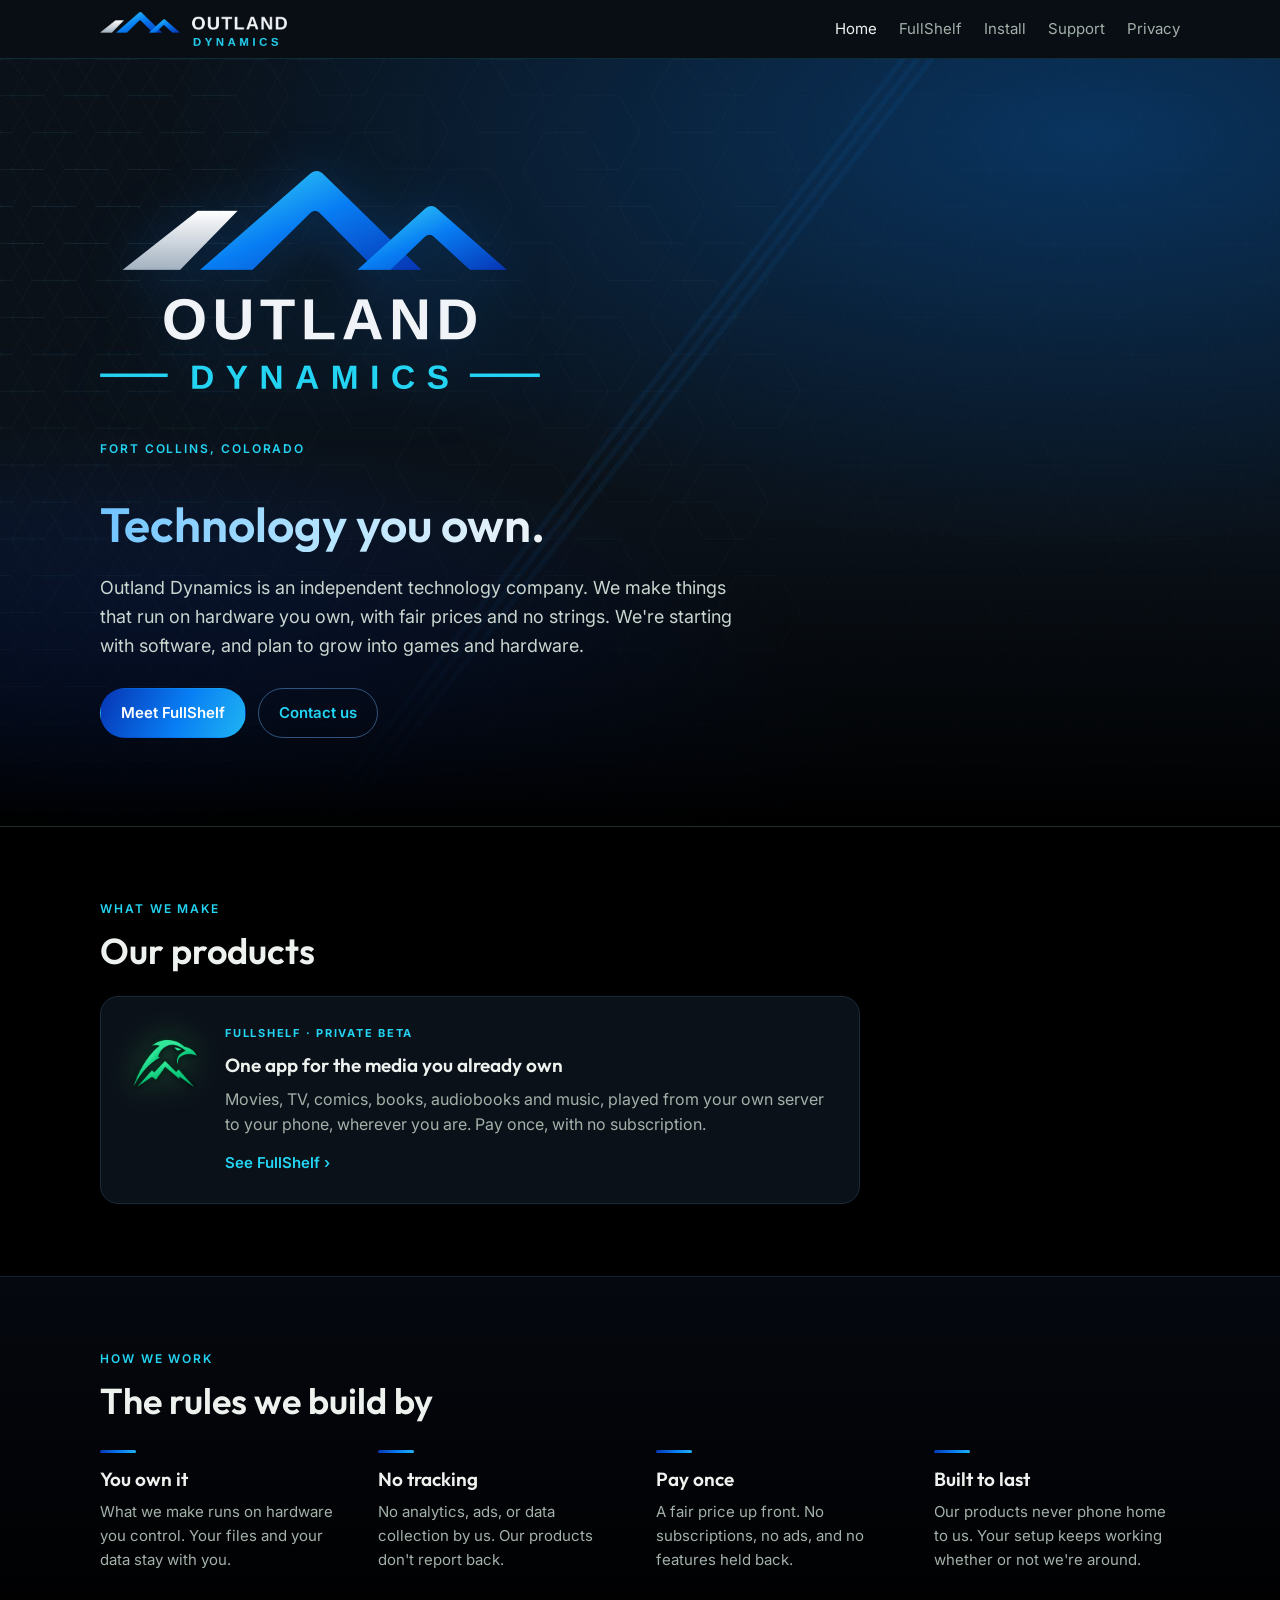
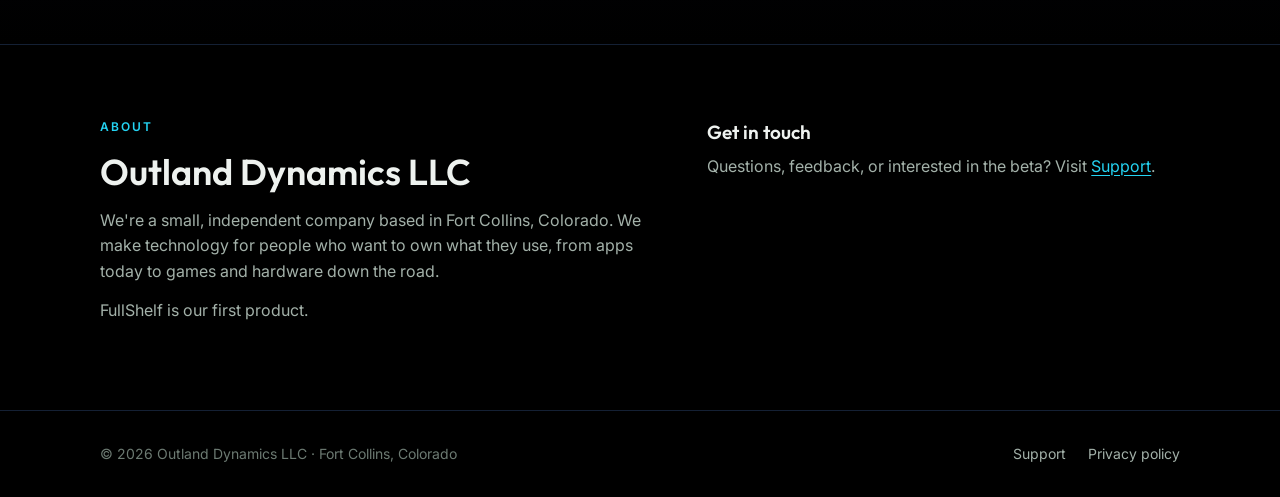
<file: index.html>
<!doctype html>
<html lang="en">
<head>
<meta charset="utf-8">
<meta name="viewport" content="width=device-width, initial-scale=1, viewport-fit=cover">
<title>Outland Dynamics</title>
<meta name="description" content="Outland Dynamics is an independent technology company in Fort Collins, Colorado, making things you own outright: software today, with games and hardware to come.">
<link rel="icon" href="assets/od-favicon.ico" sizes="any">
<link rel="icon" type="image/png" sizes="32x32" href="assets/od-icon-32.png">
<link rel="apple-touch-icon" href="assets/od-apple-touch.png">
<meta name="theme-color" content="#0B1119">
<link rel="preconnect" href="https://fonts.googleapis.com">
<link rel="preconnect" href="https://fonts.gstatic.com" crossorigin>
<link rel="stylesheet" href="https://fonts.googleapis.com/css2?family=Inter:wght@400;500;600;700&family=Outfit:wght@300;500;600&display=swap">
<link rel="stylesheet" href="style.css">
</head>
<body class="theme-co">
<header class="site-header"><div class="wrap">
  <a class="brand" href="index.html" aria-label="Outland Dynamics home"><img src="assets/od-logo.png" alt="Outland Dynamics" width="154" height="28"></a>
  <nav aria-label="Main"><a href="index.html" aria-current="page">Home</a><a href="fullshelf.html">FullShelf</a><a href="install.html">Install</a><a href="support.html">Support</a><a href="privacy.html">Privacy</a></nav>
</div></header>
<main>
<section class="hero company-hero" style="padding:0">
  <div class="wrap">
    <img class="company-logo" src="assets/od-logo-stacked.png" alt="Outland Dynamics" width="440" height="218">
    <p class="eyebrow">Fort Collins, Colorado</p>
    <h1>Technology you own.</h1>
    <p class="lede">Outland Dynamics is an independent technology company. We make things that run on hardware you own, with fair prices and no strings. We're starting with software, and plan to grow into games and hardware.</p>
    <div class="cta-row">
      <a class="btn btn-primary" href="fullshelf.html">Meet FullShelf</a>
      <a class="btn btn-ghost" href="support.html">Contact us</a>
    </div>
  </div>
</section>

<section>
  <div class="wrap">
    <p class="eyebrow">What we make</p>
    <h2>Our products</h2>
    <a class="product-card" href="fullshelf.html">
      <img src="assets/odin-mark.png" alt="" width="72" height="72">
      <div>
        <p class="tag">FULLSHELF · PRIVATE BETA</p>
        <h3>One app for the media you already own</h3>
        <p>Movies, TV, comics, books, audiobooks and music, played from your own server to your phone, wherever you are. Pay once, with no subscription.</p>
        <span class="more">See FullShelf ›</span>
      </div>
    </a>
  </div>
</section>

<section class="band">
  <div class="wrap">
    <p class="eyebrow">How we work</p>
    <h2>The rules we build by</h2>
    <div class="promises" style="margin-top:28px">
      <div><h3>You own it</h3><p>What we make runs on hardware you control. Your files and your data stay with you.</p></div>
      <div><h3>No tracking</h3><p>No analytics, ads, or data collection by us. Our products don't report back.</p></div>
      <div><h3>Pay once</h3><p>A fair price up front. No subscriptions, no ads, and no features held back.</p></div>
      <div><h3>Built to last</h3><p>Our products never phone home to us. Your setup keeps working whether or not we're around.</p></div>
    </div>
  </div>
</section>

<section>
  <div class="wrap company">
    <div>
      <p class="eyebrow">About</p>
      <h2>Outland Dynamics LLC</h2>
      <p>We're a small, independent company based in Fort Collins, Colorado. We make technology for people who want to own what they use, from apps today to games and hardware down the road.</p>
      <p>FullShelf is our first product.</p>
    </div>
    <div>
      <h3>Get in touch</h3>
      <p style="color:var(--muted)">Questions, feedback, or interested in the beta? Visit <a href="support.html">Support</a>.</p>
    </div>
  </div>
</section>

</main>
<footer class="site-footer"><div class="wrap">
  <span>© 2026 Outland Dynamics LLC · Fort Collins, Colorado</span>
  <nav aria-label="Footer"><a href="support.html">Support</a><a href="privacy.html">Privacy policy</a></nav>
</div></footer>
</body>
</html>
</file>
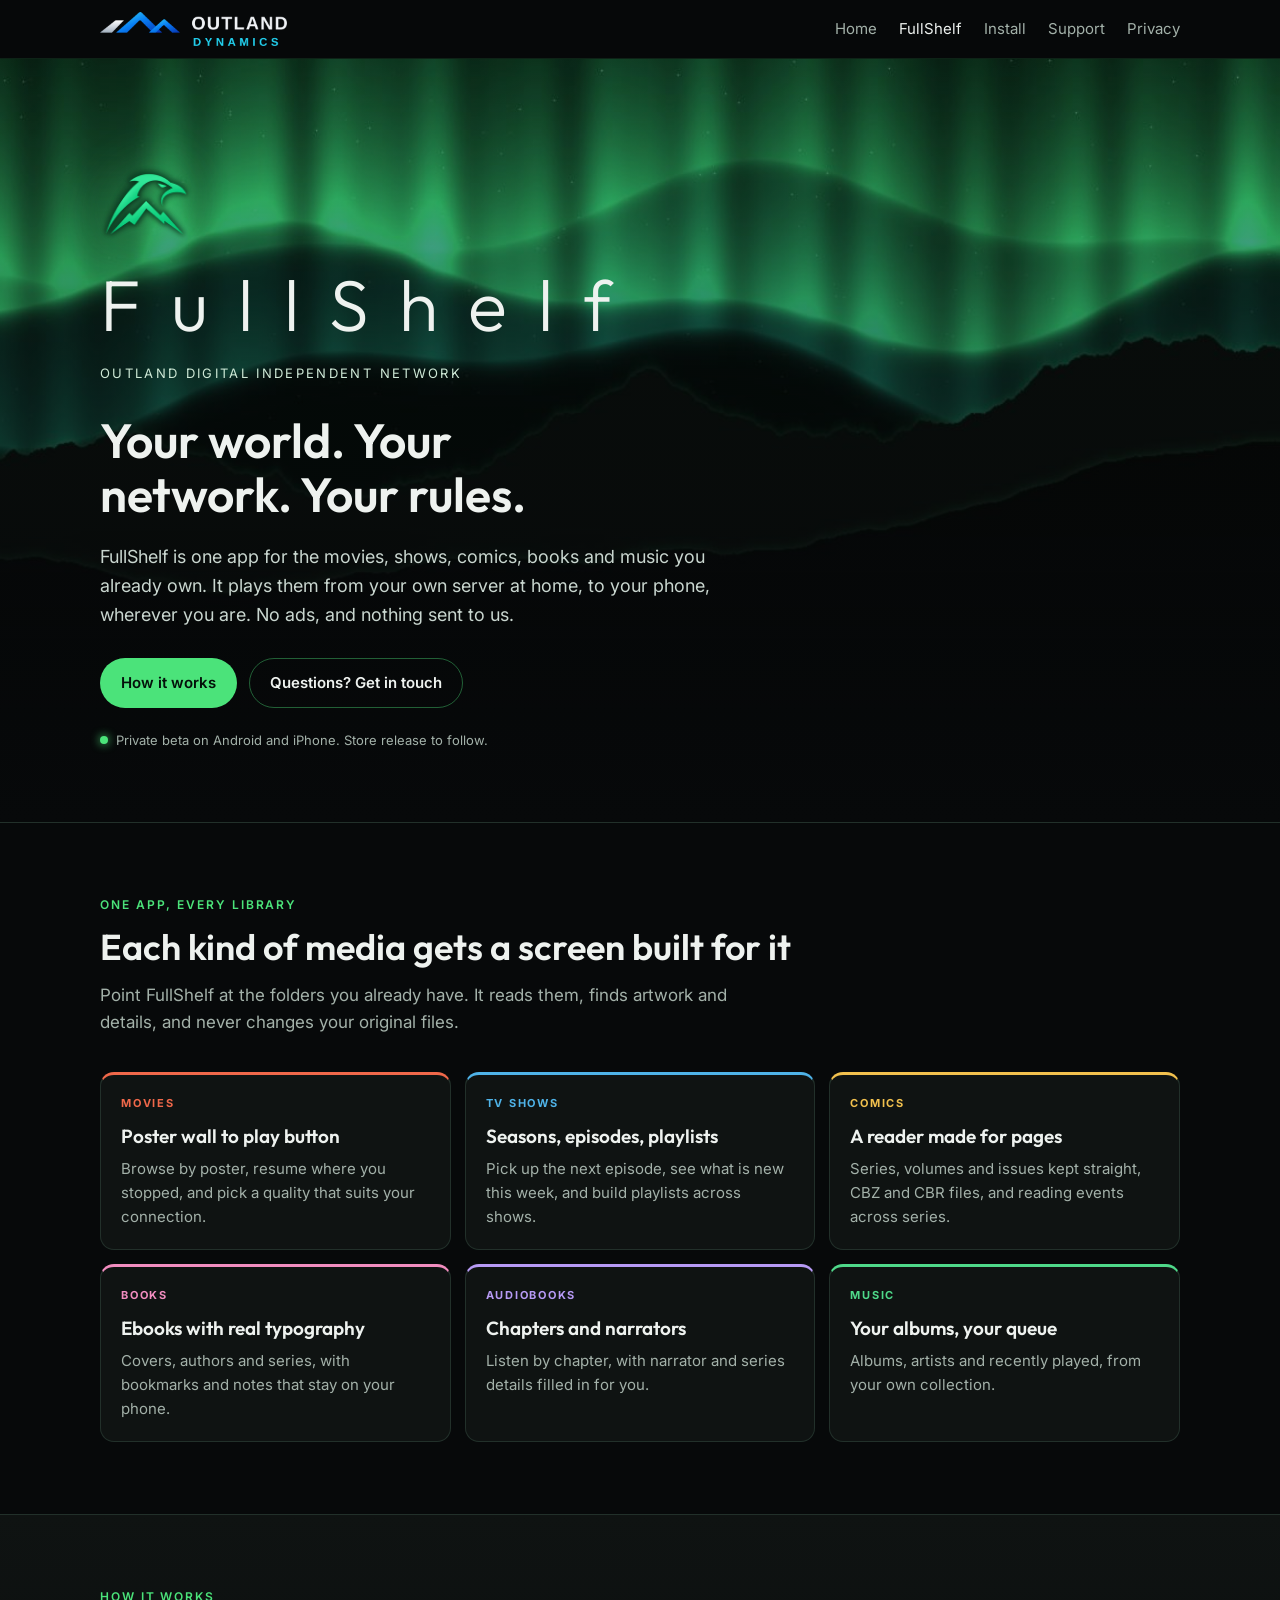
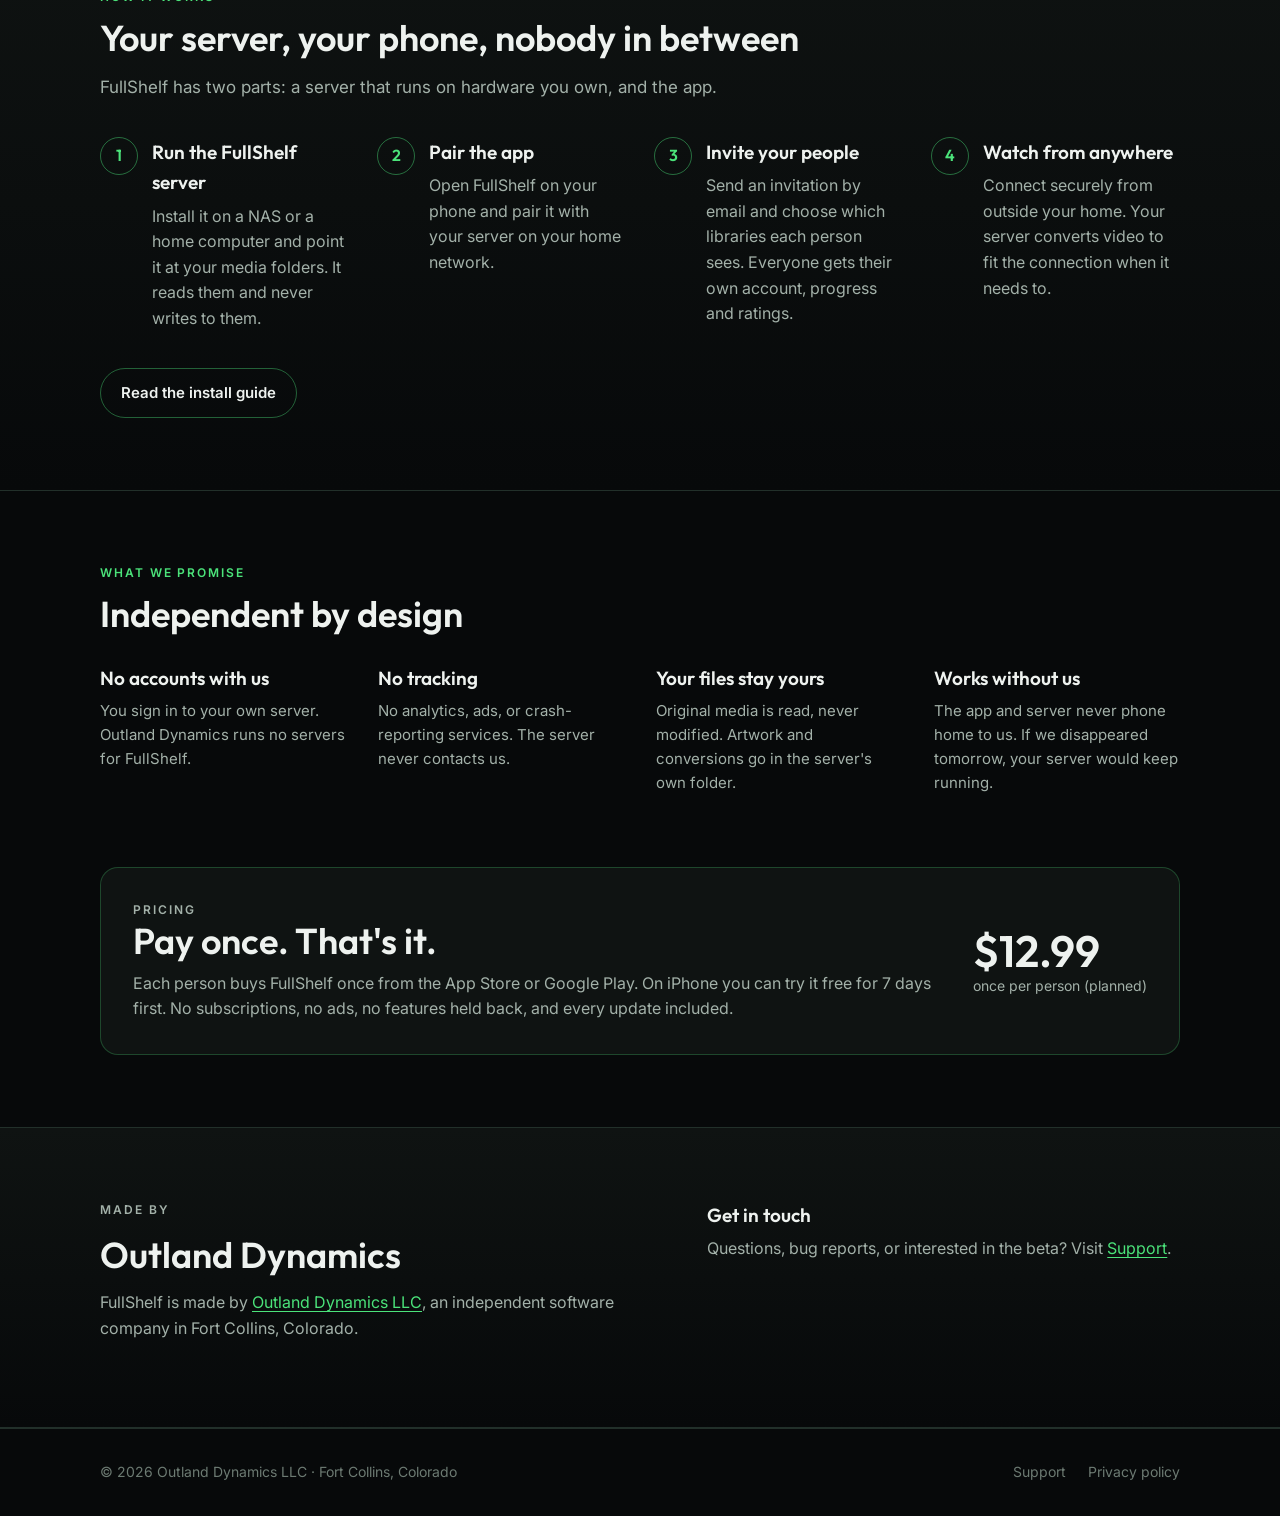
<file: fullshelf.html>
<!doctype html>
<html lang="en">
<head>
<meta charset="utf-8">
<meta name="viewport" content="width=device-width, initial-scale=1, viewport-fit=cover">
<title>FullShelf · Outland Dynamics</title>
<meta name="description" content="FullShelf is one app for the movies, TV, comics, books and music you own, played from your own server. Your world. Your network. Your rules.">
<link rel="icon" href="assets/od-favicon.ico" sizes="any">
<link rel="icon" type="image/png" sizes="32x32" href="assets/od-icon-32.png">
<link rel="apple-touch-icon" href="assets/od-apple-touch.png">
<meta name="theme-color" content="#0B1119">
<link rel="preconnect" href="https://fonts.googleapis.com">
<link rel="preconnect" href="https://fonts.gstatic.com" crossorigin>
<link rel="stylesheet" href="https://fonts.googleapis.com/css2?family=Inter:wght@400;500;600;700&family=Outfit:wght@300;500;600&display=swap">
<link rel="stylesheet" href="style.css">
</head>
<body class="theme-odin">
<header class="site-header"><div class="wrap">
  <a class="brand" href="index.html" aria-label="Outland Dynamics home"><img src="assets/od-logo.png" alt="Outland Dynamics" width="154" height="28"></a>
  <nav aria-label="Main"><a href="index.html">Home</a><a href="fullshelf.html" aria-current="page">FullShelf</a><a href="install.html">Install</a><a href="support.html">Support</a><a href="privacy.html">Privacy</a></nav>
</div></header>
<main>
<section class="hero" style="padding:0">
  <div class="wrap">
    <img class="hero-mark" src="assets/odin-mark.png" alt="FullShelf mark" width="92" height="92">
    <p class="wordmark">FullShelf</p>
    <p class="expansion">Outland Digital Independent Network</p>
    <h1>Your world. Your network. Your rules.</h1>
    <p class="lede">FullShelf is one app for the movies, shows, comics, books and music you already own. It plays them from your own server at home, to your phone, wherever you are. No ads, and nothing sent to us.</p>
    <div class="cta-row">
      <a class="btn btn-primary" href="#how">How it works</a>
      <a class="btn btn-ghost" href="support.html">Questions? Get in touch</a>
    </div>
    <span class="status">Private beta on Android and iPhone. Store release to follow.</span>
  </div>
</section>

<section>
  <div class="wrap">
    <p class="eyebrow">One app, every library</p>
    <h2>Each kind of media gets a screen built for it</h2>
    <p class="section-lede">Point FullShelf at the folders you already have. It reads them, finds artwork and details, and never changes your original files.</p>
    <div class="libraries">
      <div class="lib" style="--accent: var(--movies)"><p class="tag">MOVIES</p><h3>Poster wall to play button</h3><p>Browse by poster, resume where you stopped, and pick a quality that suits your connection.</p></div>
      <div class="lib" style="--accent: var(--tv)"><p class="tag">TV SHOWS</p><h3>Seasons, episodes, playlists</h3><p>Pick up the next episode, see what is new this week, and build playlists across shows.</p></div>
      <div class="lib" style="--accent: var(--comics)"><p class="tag">COMICS</p><h3>A reader made for pages</h3><p>Series, volumes and issues kept straight, CBZ and CBR files, and reading events across series.</p></div>
      <div class="lib" style="--accent: var(--books)"><p class="tag">BOOKS</p><h3>Ebooks with real typography</h3><p>Covers, authors and series, with bookmarks and notes that stay on your phone.</p></div>
      <div class="lib" style="--accent: var(--audio)"><p class="tag">AUDIOBOOKS</p><h3>Chapters and narrators</h3><p>Listen by chapter, with narrator and series details filled in for you.</p></div>
      <div class="lib" style="--accent: var(--music)"><p class="tag">MUSIC</p><h3>Your albums, your queue</h3><p>Albums, artists and recently played, from your own collection.</p></div>
    </div>
  </div>
</section>

<section class="band" id="how">
  <div class="wrap">
    <p class="eyebrow">How it works</p>
    <h2>Your server, your phone, nobody in between</h2>
    <p class="section-lede">FullShelf has two parts: a server that runs on hardware you own, and the app.</p>
    <ol class="how">
      <li><h3>Run the FullShelf server</h3><p>Install it on a NAS or a home computer and point it at your media folders. It reads them and never writes to them.</p></li>
      <li><h3>Pair the app</h3><p>Open FullShelf on your phone and pair it with your server on your home network.</p></li>
      <li><h3>Invite your people</h3><p>Send an invitation by email and choose which libraries each person sees. Everyone gets their own account, progress and ratings.</p></li>
      <li><h3>Watch from anywhere</h3><p>Connect securely from outside your home. Your server converts video to fit the connection when it needs to.</p></li>
    </ol>
    <p style="margin:36px 0 0"><a class="btn btn-ghost" href="install.html">Read the install guide</a></p>
  </div>
</section>

<section>
  <div class="wrap">
    <p class="eyebrow">What we promise</p>
    <h2>Independent by design</h2>
    <div class="promises" style="margin-top:28px">
      <div><h3>No accounts with us</h3><p>You sign in to your own server. Outland Dynamics runs no servers for FullShelf.</p></div>
      <div><h3>No tracking</h3><p>No analytics, ads, or crash-reporting services. The server never contacts us.</p></div>
      <div><h3>Your files stay yours</h3><p>Original media is read, never modified. Artwork and conversions go in the server's own folder.</p></div>
      <div><h3>Works without us</h3><p>The app and server never phone home to us. If we disappeared tomorrow, your server would keep running.</p></div>
    </div>
  </div>
</section>

<section style="padding-top:0">
  <div class="wrap">
    <div class="price">
      <div>
        <p class="eyebrow">Pricing</p>
        <h2 style="margin-bottom:8px">Pay once. That's it.</h2>
        <p>Each person buys FullShelf once from the App Store or Google Play. On iPhone you can try it free for 7 days first. No subscriptions, no ads, no features held back, and every update included.</p>
      </div>
      <div class="amount">$12.99<small>once per person (planned)</small></div>
    </div>
  </div>
</section>

<section class="band">
  <div class="wrap company">
    <div>
      <p class="eyebrow">Made by</p>
      <h2>Outland Dynamics</h2>
      <p>FullShelf is made by <a href="index.html">Outland Dynamics LLC</a>, an independent software company in Fort Collins, Colorado.</p>
    </div>
    <div>
      <h3>Get in touch</h3>
      <p style="color:var(--muted)">Questions, bug reports, or interested in the beta? Visit <a href="support.html">Support</a>.</p>
    </div>
  </div>
</section>

</main>
<footer class="site-footer"><div class="wrap">
  <span>© 2026 Outland Dynamics LLC · Fort Collins, Colorado</span>
  <nav aria-label="Footer"><a href="support.html">Support</a><a href="privacy.html">Privacy policy</a></nav>
</div></footer>
</body>
</html>
</file>
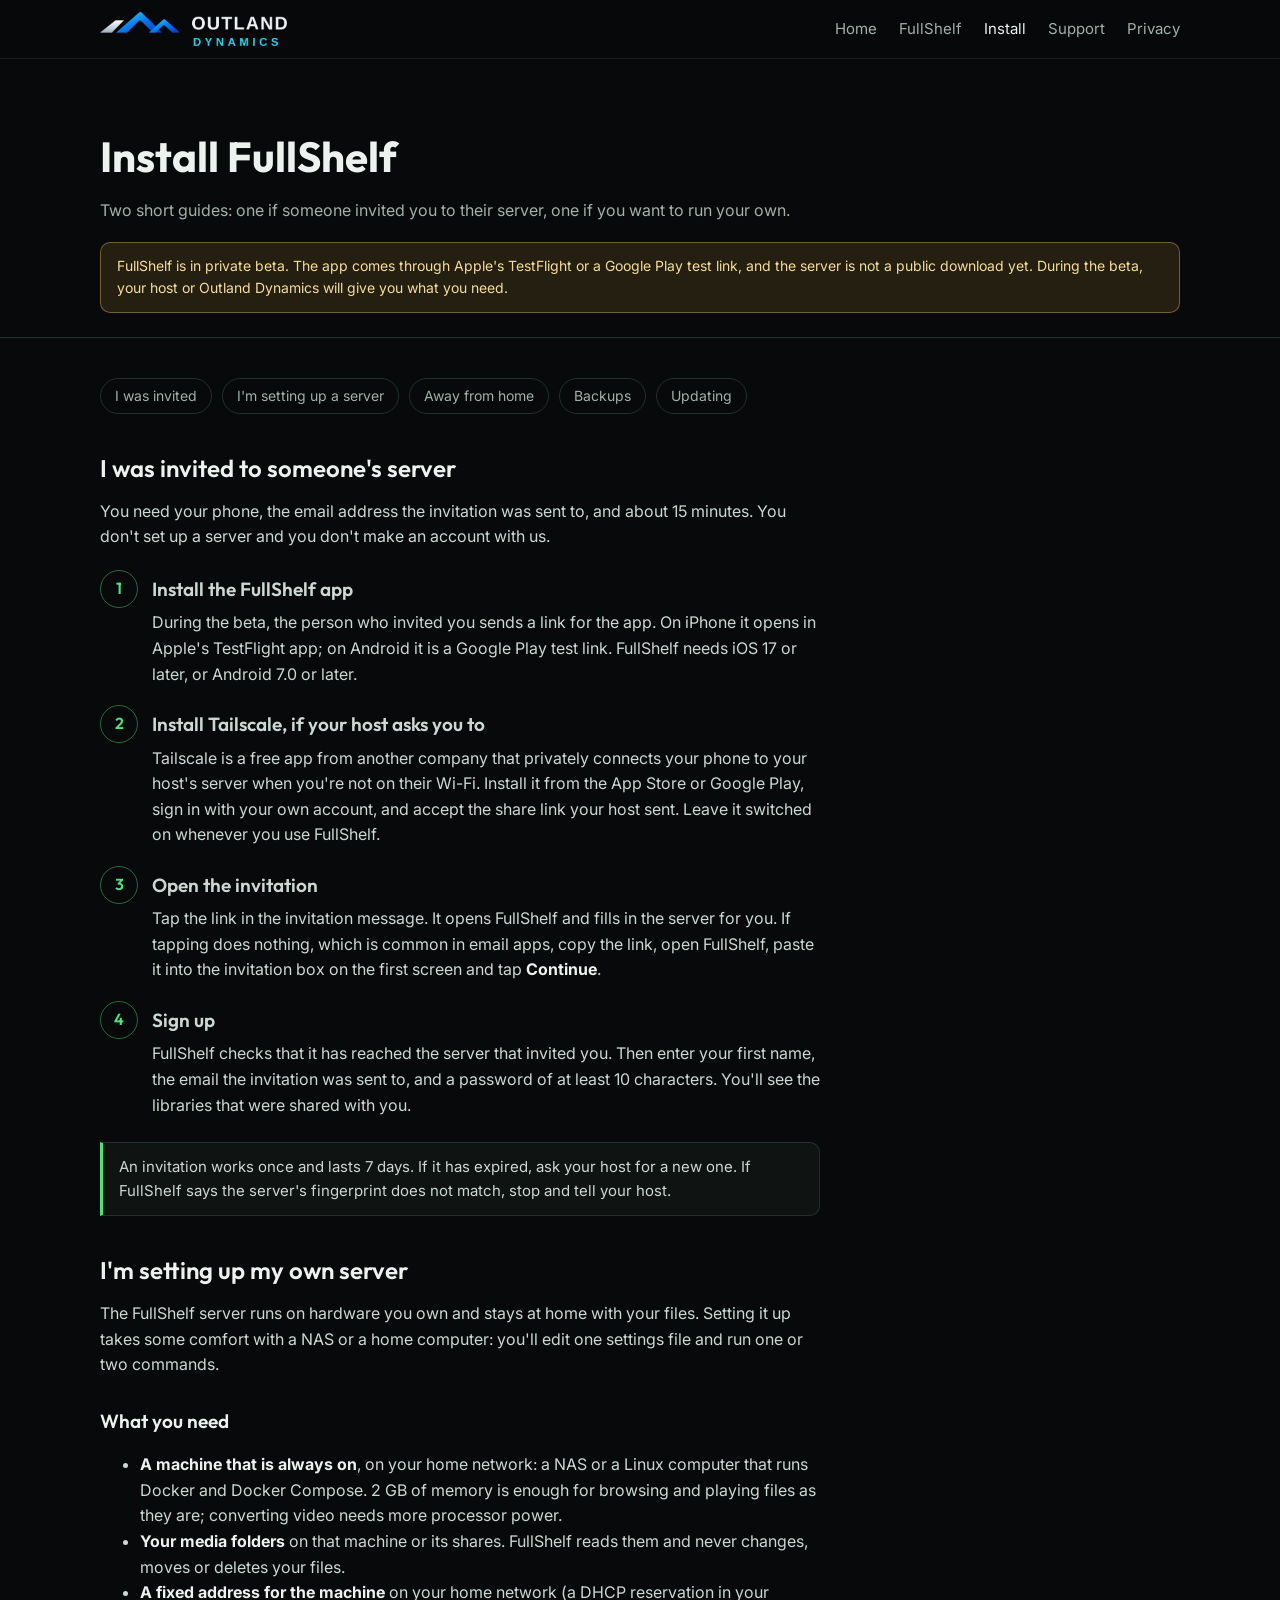
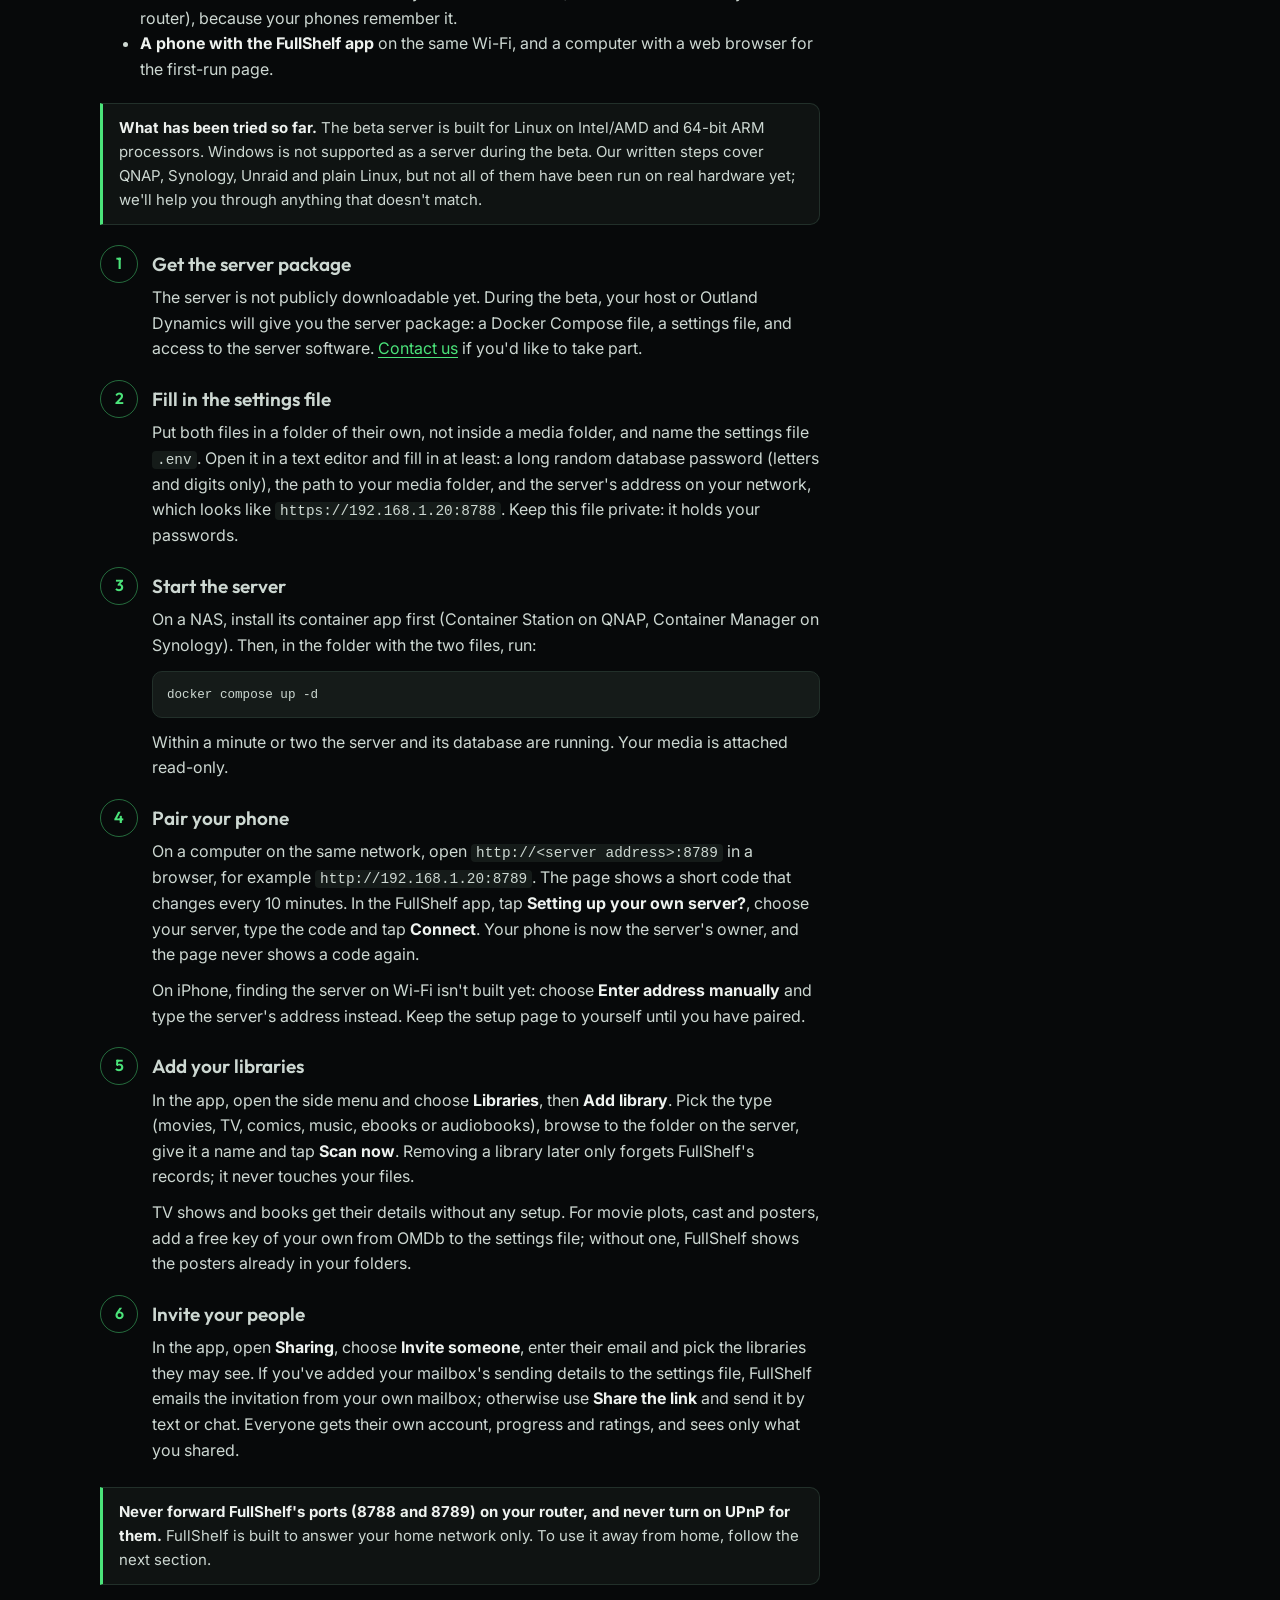
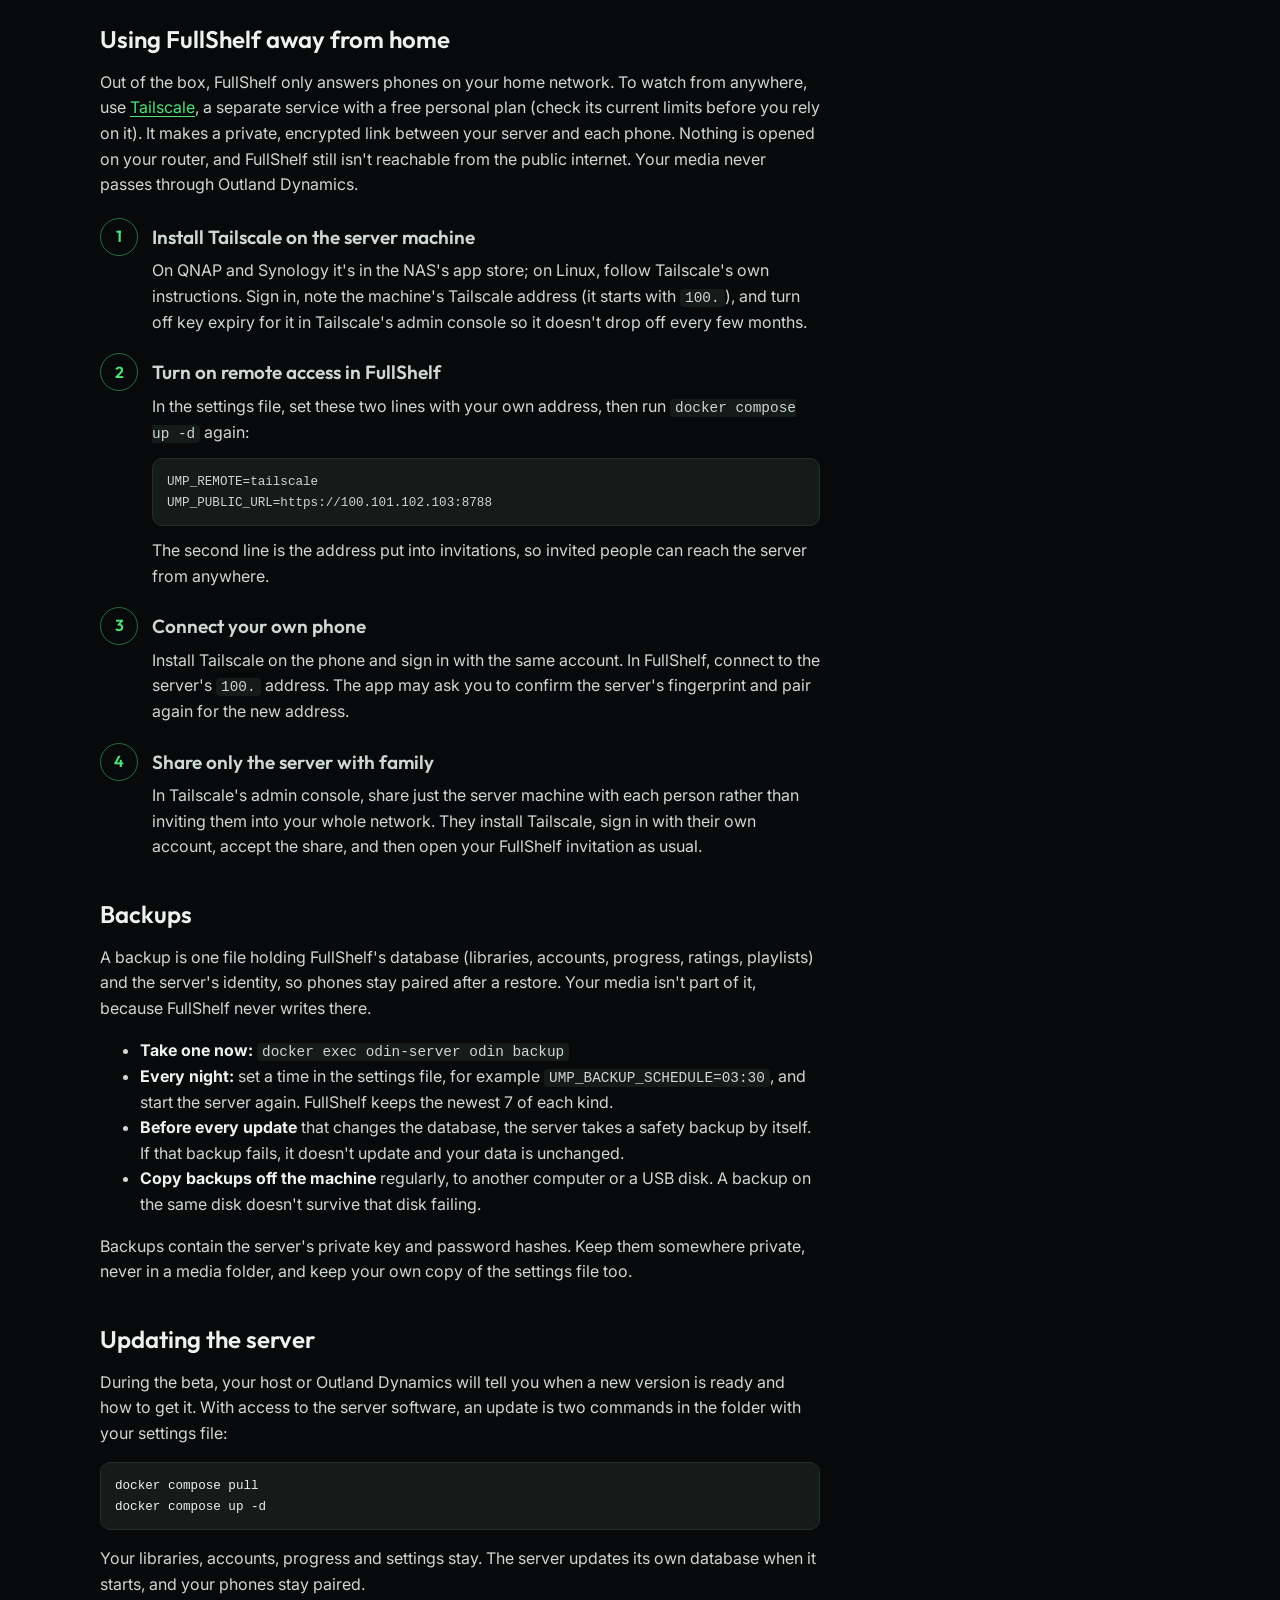
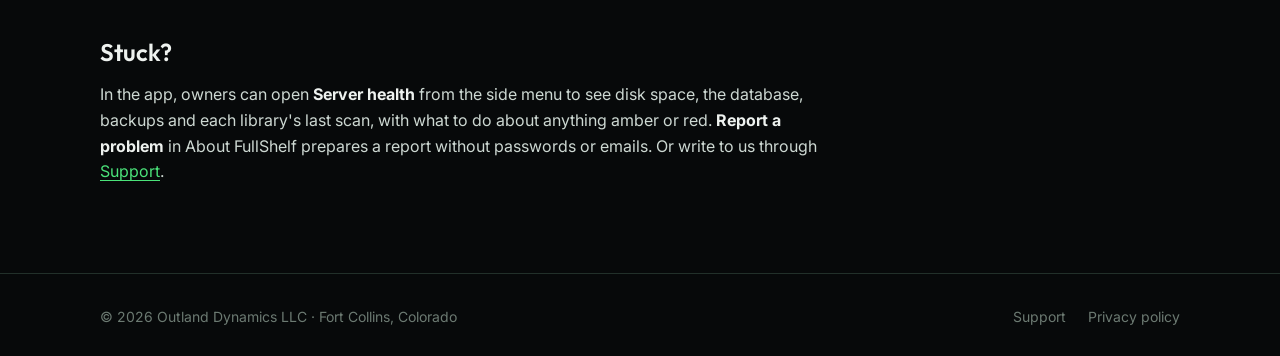
<file: install.html>
<!doctype html>
<html lang="en">
<head>
<meta charset="utf-8">
<meta name="viewport" content="width=device-width, initial-scale=1, viewport-fit=cover">
<title>Install FullShelf · Outland Dynamics</title>
<meta name="description" content="How to install FullShelf: join a server you were invited to, or set up your own FullShelf server at home.">
<link rel="icon" href="assets/od-favicon.ico" sizes="any">
<link rel="icon" type="image/png" sizes="32x32" href="assets/od-icon-32.png">
<link rel="apple-touch-icon" href="assets/od-apple-touch.png">
<meta name="theme-color" content="#0B1119">
<link rel="preconnect" href="https://fonts.googleapis.com">
<link rel="preconnect" href="https://fonts.gstatic.com" crossorigin>
<link rel="stylesheet" href="https://fonts.googleapis.com/css2?family=Inter:wght@400;500;600;700&family=Outfit:wght@300;500;600&display=swap">
<link rel="stylesheet" href="style.css">
</head>
<body class="theme-odin">
<header class="site-header"><div class="wrap">
  <a class="brand" href="index.html" aria-label="Outland Dynamics home"><img src="assets/od-logo.png" alt="Outland Dynamics" width="154" height="28"></a>
  <nav aria-label="Main"><a href="index.html">Home</a><a href="fullshelf.html">FullShelf</a><a href="install.html" aria-current="page">Install</a><a href="support.html">Support</a><a href="privacy.html">Privacy</a></nav>
</div></header>
<main>
<div class="page-head"><div class="wrap">
  <h1>Install FullShelf</h1>
  <p>Two short guides: one if someone invited you to their server, one if you want to run your own.</p>
  <div class="draft-banner">FullShelf is in private beta. The app comes through Apple's TestFlight or a Google Play test link, and the server is not a public download yet. During the beta, your host or Outland Dynamics will give you what you need.</div>
</div></div>
<div class="wrap"><div class="prose">

  <nav class="jump" aria-label="On this page">
    <a href="#invited">I was invited</a>
    <a href="#owner">I'm setting up a server</a>
    <a href="#remote">Away from home</a>
    <a href="#backups">Backups</a>
    <a href="#updating">Updating</a>
  </nav>

  <h2 id="invited">I was invited to someone's server</h2>
  <p>You need your phone, the email address the invitation was sent to, and about 15 minutes. You don't set up a server and you don't make an account with us.</p>
  <ol class="steps">
    <li><h3>Install the FullShelf app</h3>
      <p>During the beta, the person who invited you sends a link for the app. On iPhone it opens in Apple's TestFlight app; on Android it is a Google Play test link. FullShelf needs iOS 17 or later, or Android 7.0 or later.</p></li>
    <li><h3>Install Tailscale, if your host asks you to</h3>
      <p>Tailscale is a free app from another company that privately connects your phone to your host's server when you're not on their Wi-Fi. Install it from the App Store or Google Play, sign in with your own account, and accept the share link your host sent. Leave it switched on whenever you use FullShelf.</p></li>
    <li><h3>Open the invitation</h3>
      <p>Tap the link in the invitation message. It opens FullShelf and fills in the server for you. If tapping does nothing, which is common in email apps, copy the link, open FullShelf, paste it into the invitation box on the first screen and tap <strong>Continue</strong>.</p></li>
    <li><h3>Sign up</h3>
      <p>FullShelf checks that it has reached the server that invited you. Then enter your first name, the email the invitation was sent to, and a password of at least 10 characters. You'll see the libraries that were shared with you.</p></li>
  </ol>
  <p class="note">An invitation works once and lasts 7 days. If it has expired, ask your host for a new one. If FullShelf says the server's fingerprint does not match, stop and tell your host.</p>

  <h2 id="owner">I'm setting up my own server</h2>
  <p>The FullShelf server runs on hardware you own and stays at home with your files. Setting it up takes some comfort with a NAS or a home computer: you'll edit one settings file and run one or two commands.</p>

  <h3>What you need</h3>
  <ul>
    <li><strong>A machine that is always on</strong>, on your home network: a NAS or a Linux computer that runs Docker and Docker Compose. 2 GB of memory is enough for browsing and playing files as they are; converting video needs more processor power.</li>
    <li><strong>Your media folders</strong> on that machine or its shares. FullShelf reads them and never changes, moves or deletes your files.</li>
    <li><strong>A fixed address for the machine</strong> on your home network (a DHCP reservation in your router), because your phones remember it.</li>
    <li><strong>A phone with the FullShelf app</strong> on the same Wi-Fi, and a computer with a web browser for the first-run page.</li>
  </ul>
  <p class="note"><strong>What has been tried so far.</strong> The beta server is built for Linux on Intel/AMD and 64-bit ARM processors. Windows is not supported as a server during the beta. Our written steps cover QNAP, Synology, Unraid and plain Linux, but not all of them have been run on real hardware yet; we'll help you through anything that doesn't match.</p>

  <ol class="steps">
    <li><h3>Get the server package</h3>
      <p>The server is not publicly downloadable yet. During the beta, your host or Outland Dynamics will give you the server package: a Docker Compose file, a settings file, and access to the server software. <a href="support.html">Contact us</a> if you'd like to take part.</p></li>
    <li><h3>Fill in the settings file</h3>
      <p>Put both files in a folder of their own, not inside a media folder, and name the settings file <code>.env</code>. Open it in a text editor and fill in at least: a long random database password (letters and digits only), the path to your media folder, and the server's address on your network, which looks like <code>https://192.168.1.20:8788</code>. Keep this file private: it holds your passwords.</p></li>
    <li><h3>Start the server</h3>
      <p>On a NAS, install its container app first (Container Station on QNAP, Container Manager on Synology). Then, in the folder with the two files, run:</p>
      <pre><code>docker compose up -d</code></pre>
      <p>Within a minute or two the server and its database are running. Your media is attached read-only.</p></li>
    <li><h3>Pair your phone</h3>
      <p>On a computer on the same network, open <code>http://&lt;server address&gt;:8789</code> in a browser, for example <code>http://192.168.1.20:8789</code>. The page shows a short code that changes every 10 minutes. In the FullShelf app, tap <strong>Setting up your own server?</strong>, choose your server, type the code and tap <strong>Connect</strong>. Your phone is now the server's owner, and the page never shows a code again.</p>
      <p>On iPhone, finding the server on Wi-Fi isn't built yet: choose <strong>Enter address manually</strong> and type the server's address instead. Keep the setup page to yourself until you have paired.</p></li>
    <li><h3>Add your libraries</h3>
      <p>In the app, open the side menu and choose <strong>Libraries</strong>, then <strong>Add library</strong>. Pick the type (movies, TV, comics, music, ebooks or audiobooks), browse to the folder on the server, give it a name and tap <strong>Scan now</strong>. Removing a library later only forgets FullShelf's records; it never touches your files.</p>
      <p>TV shows and books get their details without any setup. For movie plots, cast and posters, add a free key of your own from OMDb to the settings file; without one, FullShelf shows the posters already in your folders.</p></li>
    <li><h3>Invite your people</h3>
      <p>In the app, open <strong>Sharing</strong>, choose <strong>Invite someone</strong>, enter their email and pick the libraries they may see. If you've added your mailbox's sending details to the settings file, FullShelf emails the invitation from your own mailbox; otherwise use <strong>Share the link</strong> and send it by text or chat. Everyone gets their own account, progress and ratings, and sees only what you shared.</p></li>
  </ol>

  <p class="note"><strong>Never forward FullShelf's ports (8788 and 8789) on your router, and never turn on UPnP for them.</strong> FullShelf is built to answer your home network only. To use it away from home, follow the next section.</p>

  <h2 id="remote">Using FullShelf away from home</h2>
  <p>Out of the box, FullShelf only answers phones on your home network. To watch from anywhere, use <a href="https://tailscale.com" rel="noopener">Tailscale</a>, a separate service with a free personal plan (check its current limits before you rely on it). It makes a private, encrypted link between your server and each phone. Nothing is opened on your router, and FullShelf still isn't reachable from the public internet. Your media never passes through Outland Dynamics.</p>
  <ol class="steps">
    <li><h3>Install Tailscale on the server machine</h3>
      <p>On QNAP and Synology it's in the NAS's app store; on Linux, follow Tailscale's own instructions. Sign in, note the machine's Tailscale address (it starts with <code>100.</code>), and turn off key expiry for it in Tailscale's admin console so it doesn't drop off every few months.</p></li>
    <li><h3>Turn on remote access in FullShelf</h3>
      <p>In the settings file, set these two lines with your own address, then run <code>docker compose up -d</code> again:</p>
      <pre><code>UMP_REMOTE=tailscale
UMP_PUBLIC_URL=https://100.101.102.103:8788</code></pre>
      <p>The second line is the address put into invitations, so invited people can reach the server from anywhere.</p></li>
    <li><h3>Connect your own phone</h3>
      <p>Install Tailscale on the phone and sign in with the same account. In FullShelf, connect to the server's <code>100.</code> address. The app may ask you to confirm the server's fingerprint and pair again for the new address.</p></li>
    <li><h3>Share only the server with family</h3>
      <p>In Tailscale's admin console, share just the server machine with each person rather than inviting them into your whole network. They install Tailscale, sign in with their own account, accept the share, and then open your FullShelf invitation as usual.</p></li>
  </ol>

  <h2 id="backups">Backups</h2>
  <p>A backup is one file holding FullShelf's database (libraries, accounts, progress, ratings, playlists) and the server's identity, so phones stay paired after a restore. Your media isn't part of it, because FullShelf never writes there.</p>
  <ul>
    <li><strong>Take one now:</strong> <code>docker exec odin-server odin backup</code></li>
    <li><strong>Every night:</strong> set a time in the settings file, for example <code>UMP_BACKUP_SCHEDULE=03:30</code>, and start the server again. FullShelf keeps the newest 7 of each kind.</li>
    <li><strong>Before every update</strong> that changes the database, the server takes a safety backup by itself. If that backup fails, it doesn't update and your data is unchanged.</li>
    <li><strong>Copy backups off the machine</strong> regularly, to another computer or a USB disk. A backup on the same disk doesn't survive that disk failing.</li>
  </ul>
  <p>Backups contain the server's private key and password hashes. Keep them somewhere private, never in a media folder, and keep your own copy of the settings file too.</p>

  <h2 id="updating">Updating the server</h2>
  <p>During the beta, your host or Outland Dynamics will tell you when a new version is ready and how to get it. With access to the server software, an update is two commands in the folder with your settings file:</p>
  <pre><code>docker compose pull
docker compose up -d</code></pre>
  <p>Your libraries, accounts, progress and settings stay. The server updates its own database when it starts, and your phones stay paired.</p>

  <h2>Stuck?</h2>
  <p>In the app, owners can open <strong>Server health</strong> from the side menu to see disk space, the database, backups and each library's last scan, with what to do about anything amber or red. <strong>Report a problem</strong> in About FullShelf prepares a report without passwords or emails. Or write to us through <a href="support.html">Support</a>.</p>
</div></div>

</main>
<footer class="site-footer"><div class="wrap">
  <span>© 2026 Outland Dynamics LLC · Fort Collins, Colorado</span>
  <nav aria-label="Footer"><a href="support.html">Support</a><a href="privacy.html">Privacy policy</a></nav>
</div></footer>
</body>
</html>
</file>
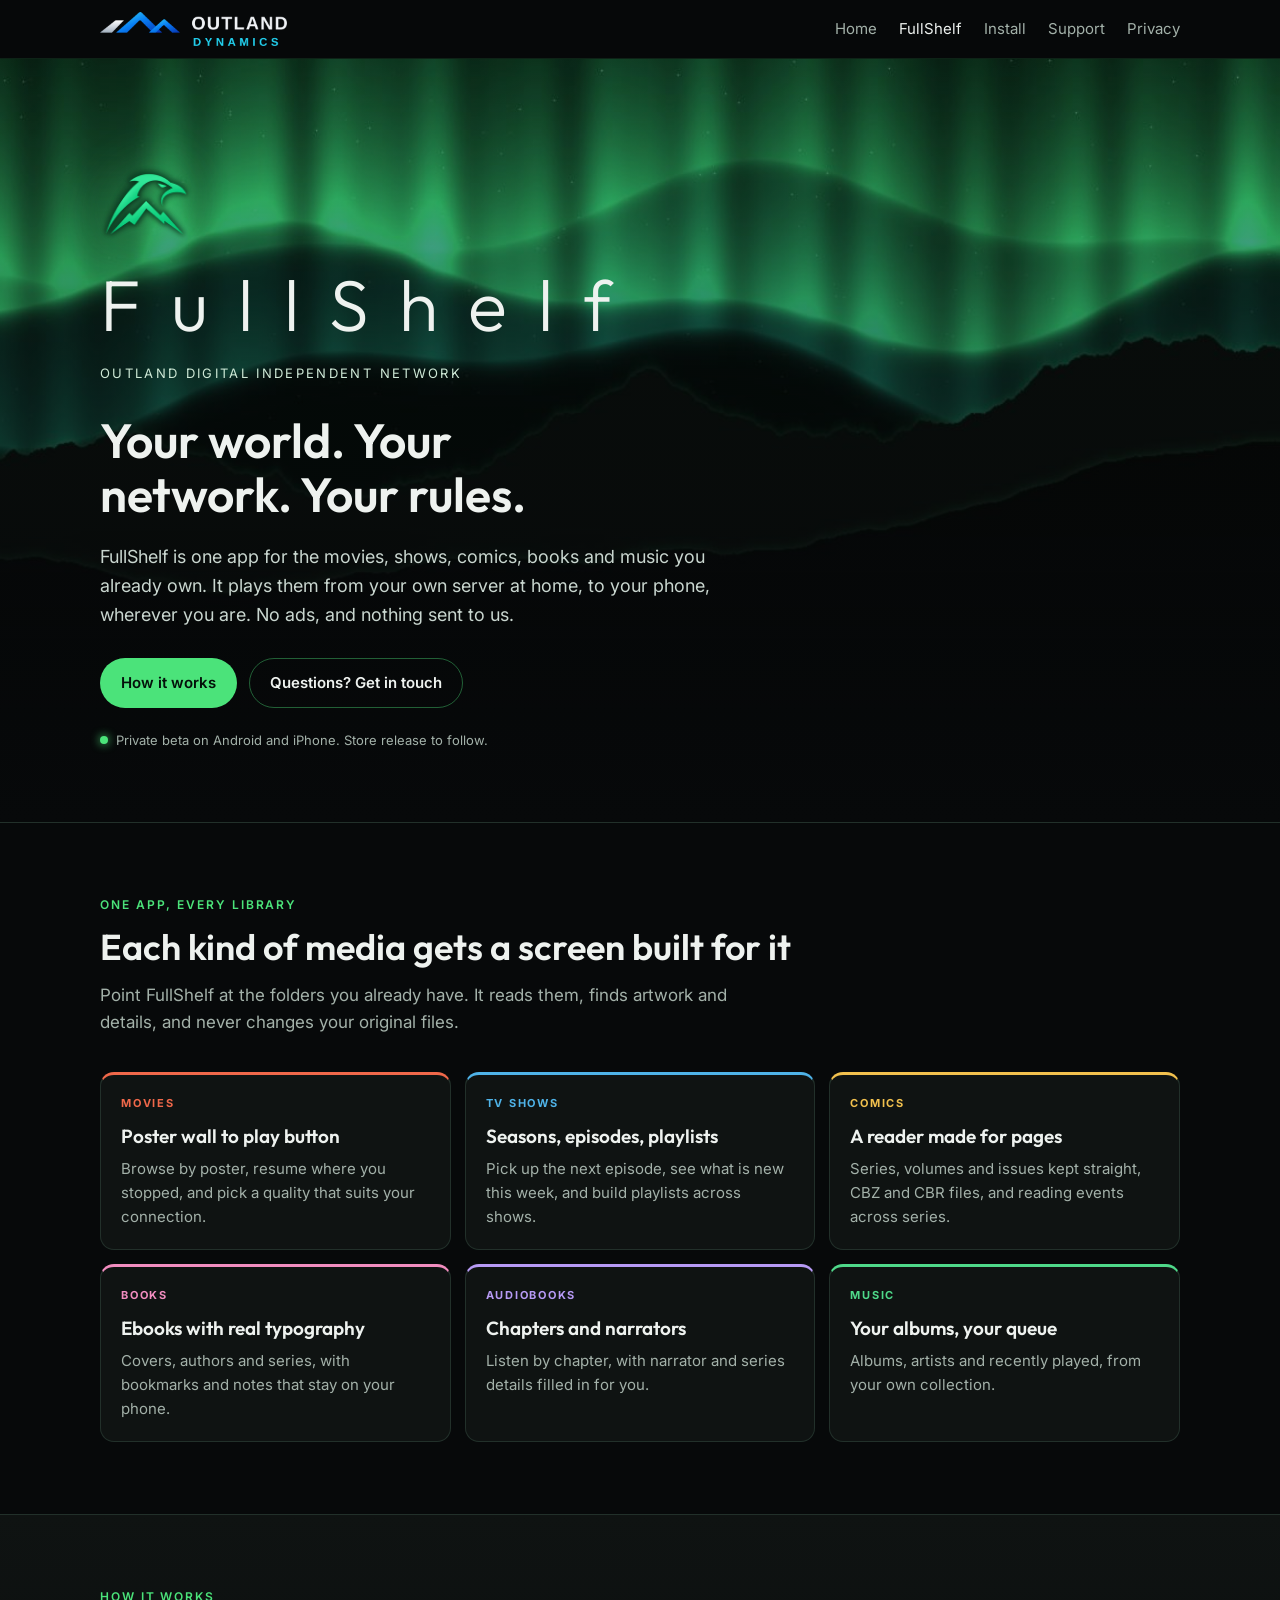
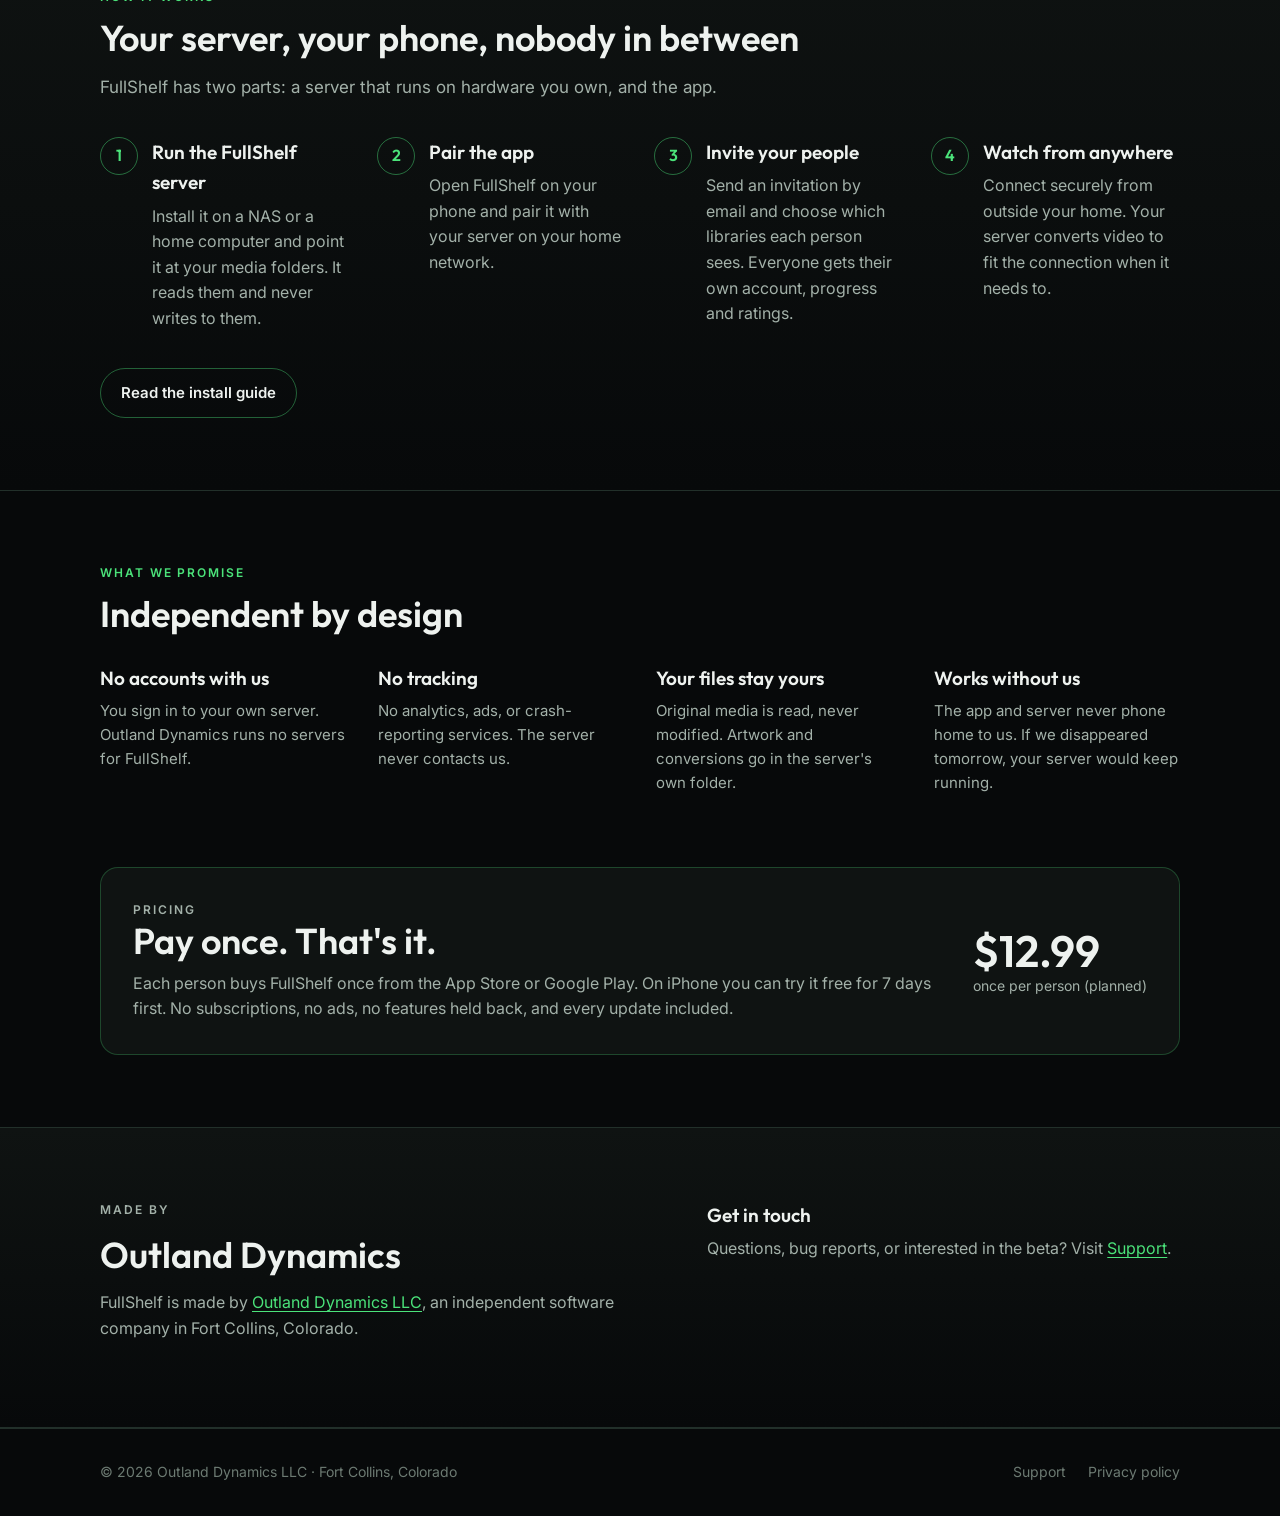
<file: odin.html>
<!doctype html>
<html lang="en">
<head>
<meta charset="utf-8">
<title>FullShelf · Outland Dynamics</title>
<link rel="canonical" href="https://outlanddynamics.com/fullshelf.html">
<meta http-equiv="refresh" content="0; url=fullshelf.html">
<meta name="robots" content="noindex">
</head>
<body><p>ODIN is now FullShelf. <a href="fullshelf.html">Go to the FullShelf page</a>.</p></body>
</html>
</file>
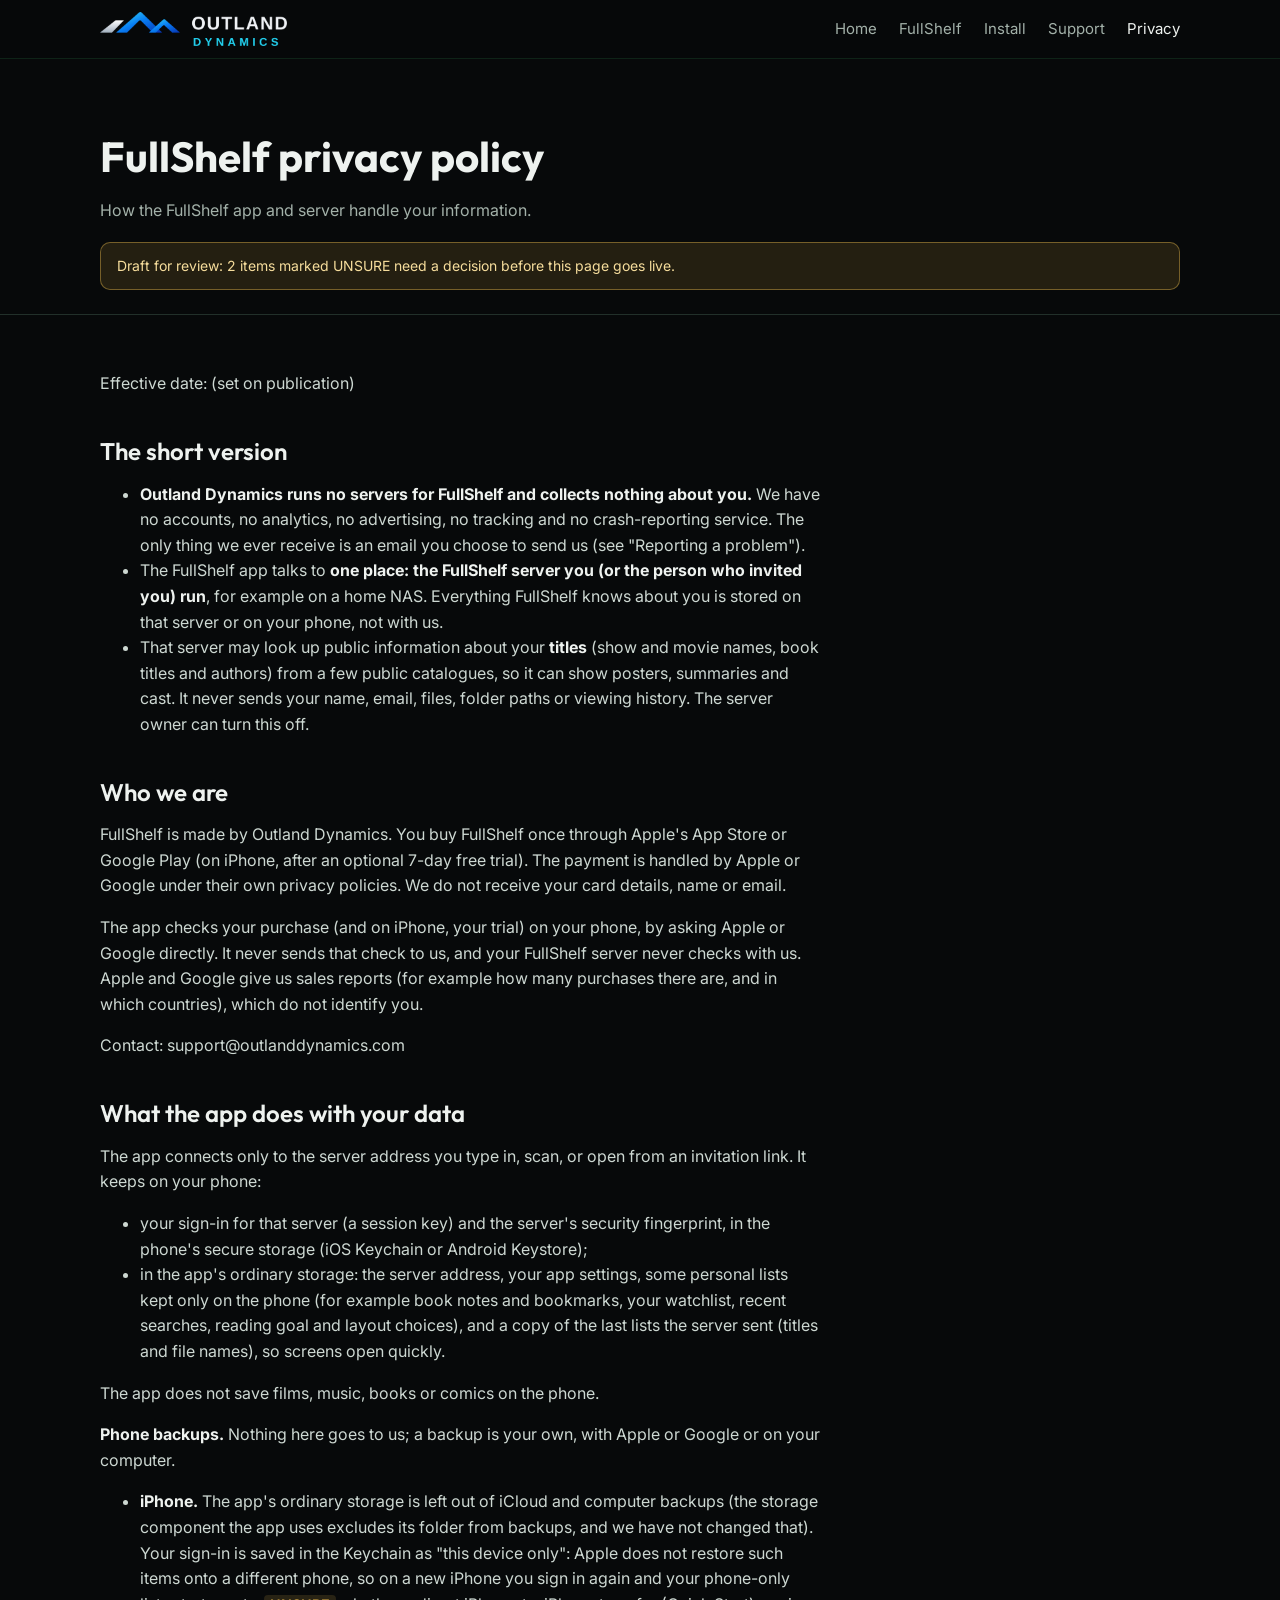
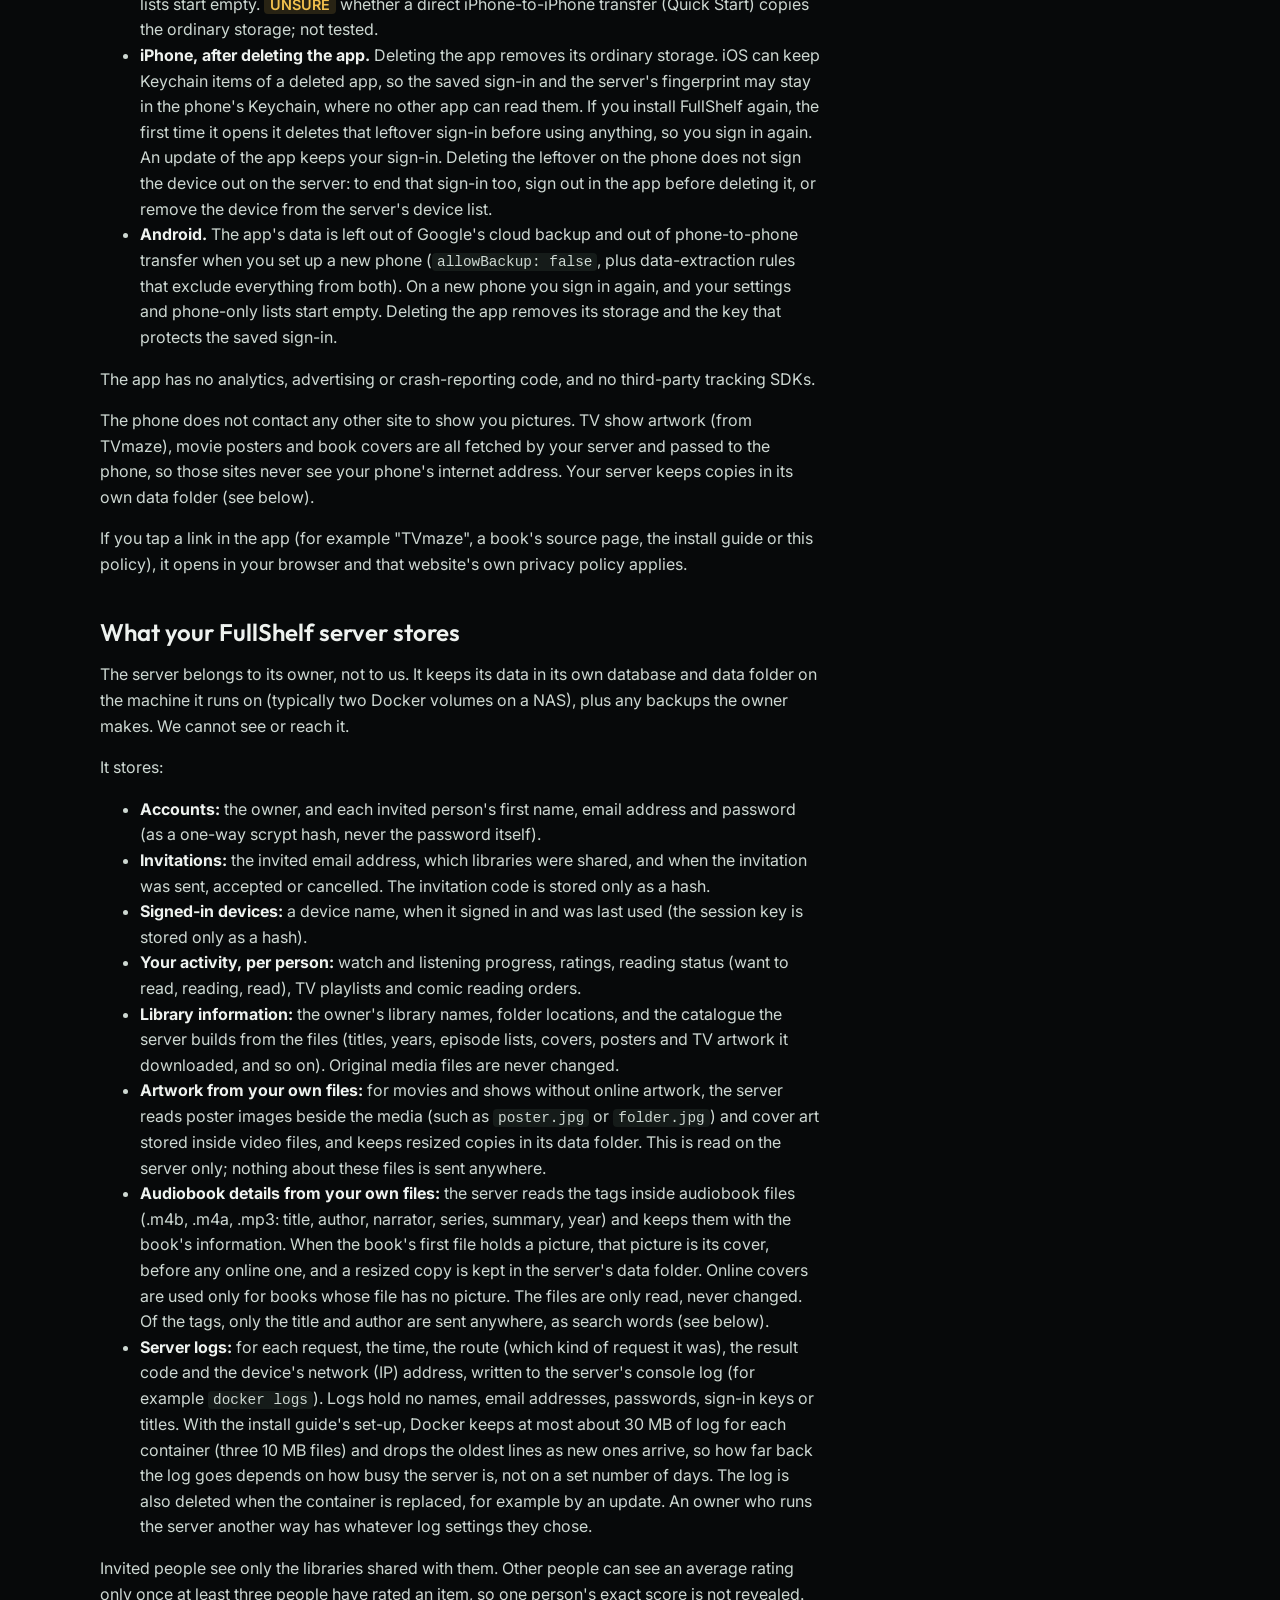
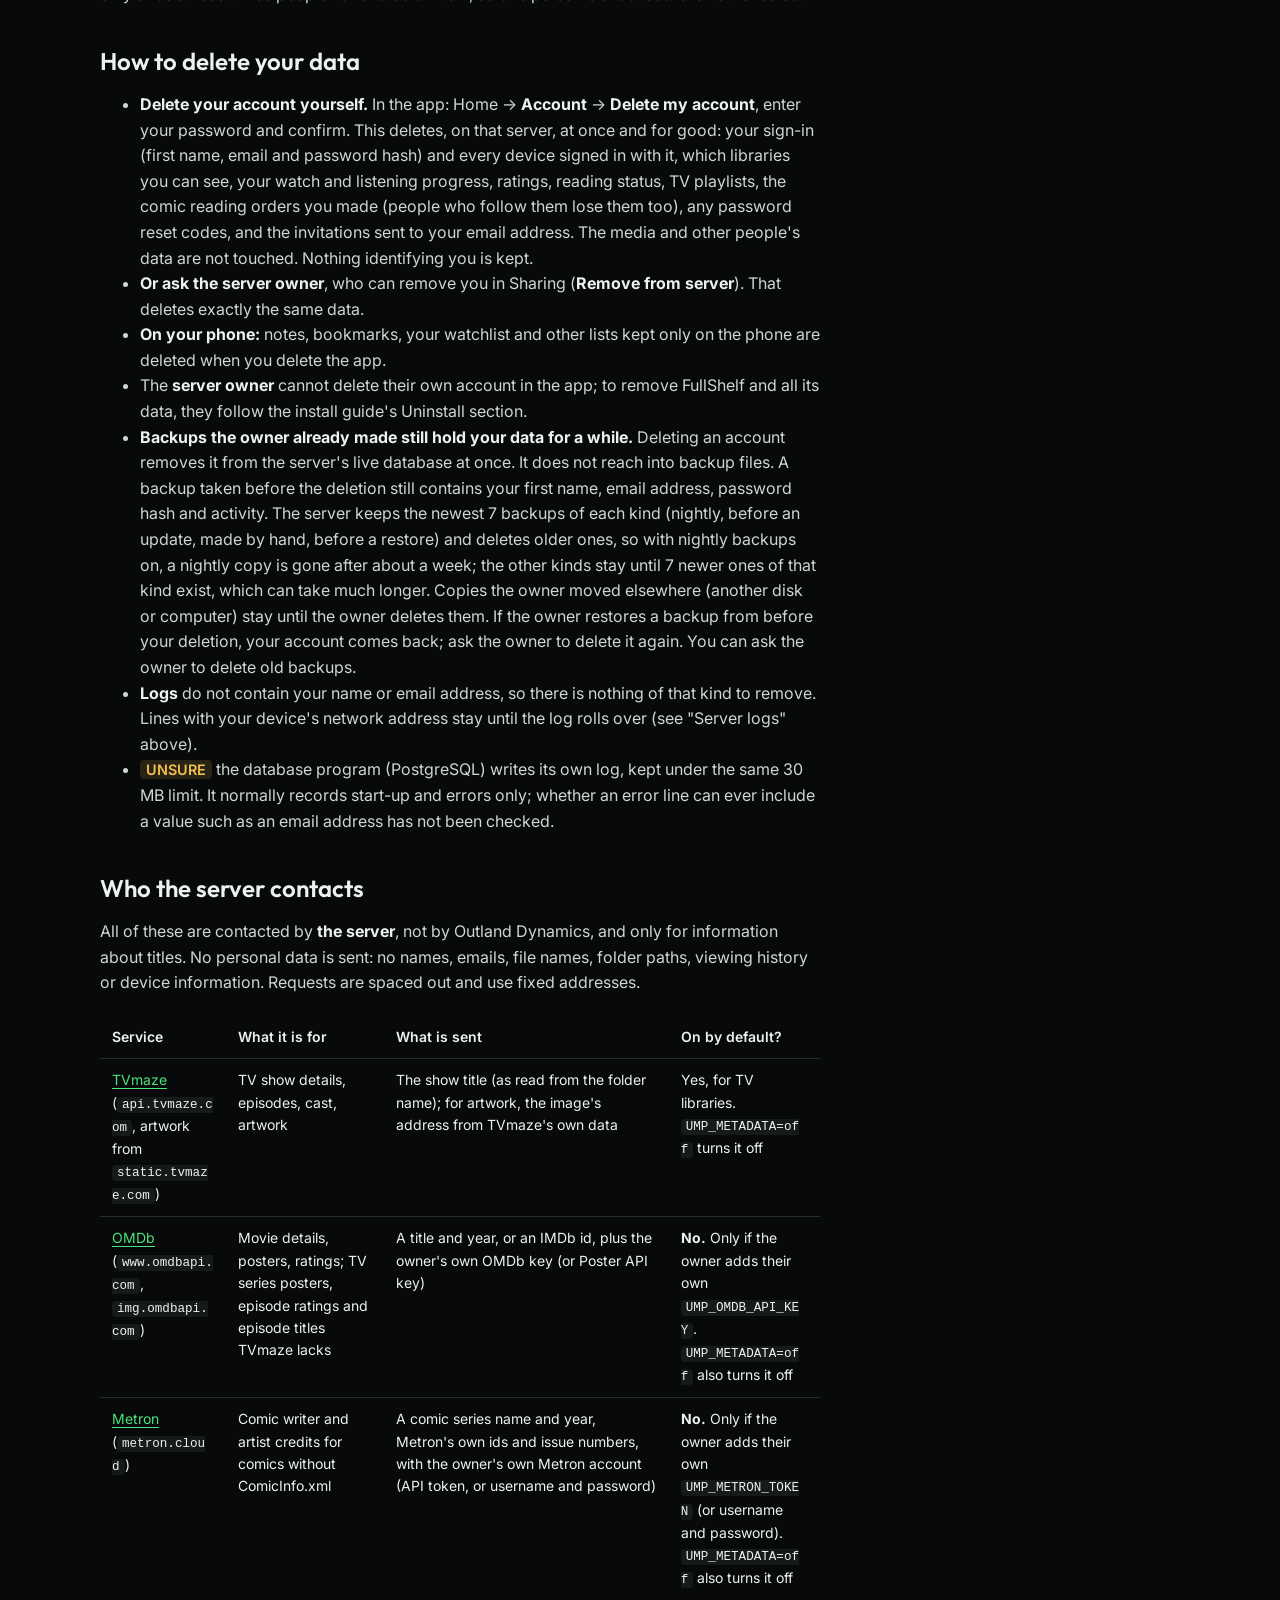
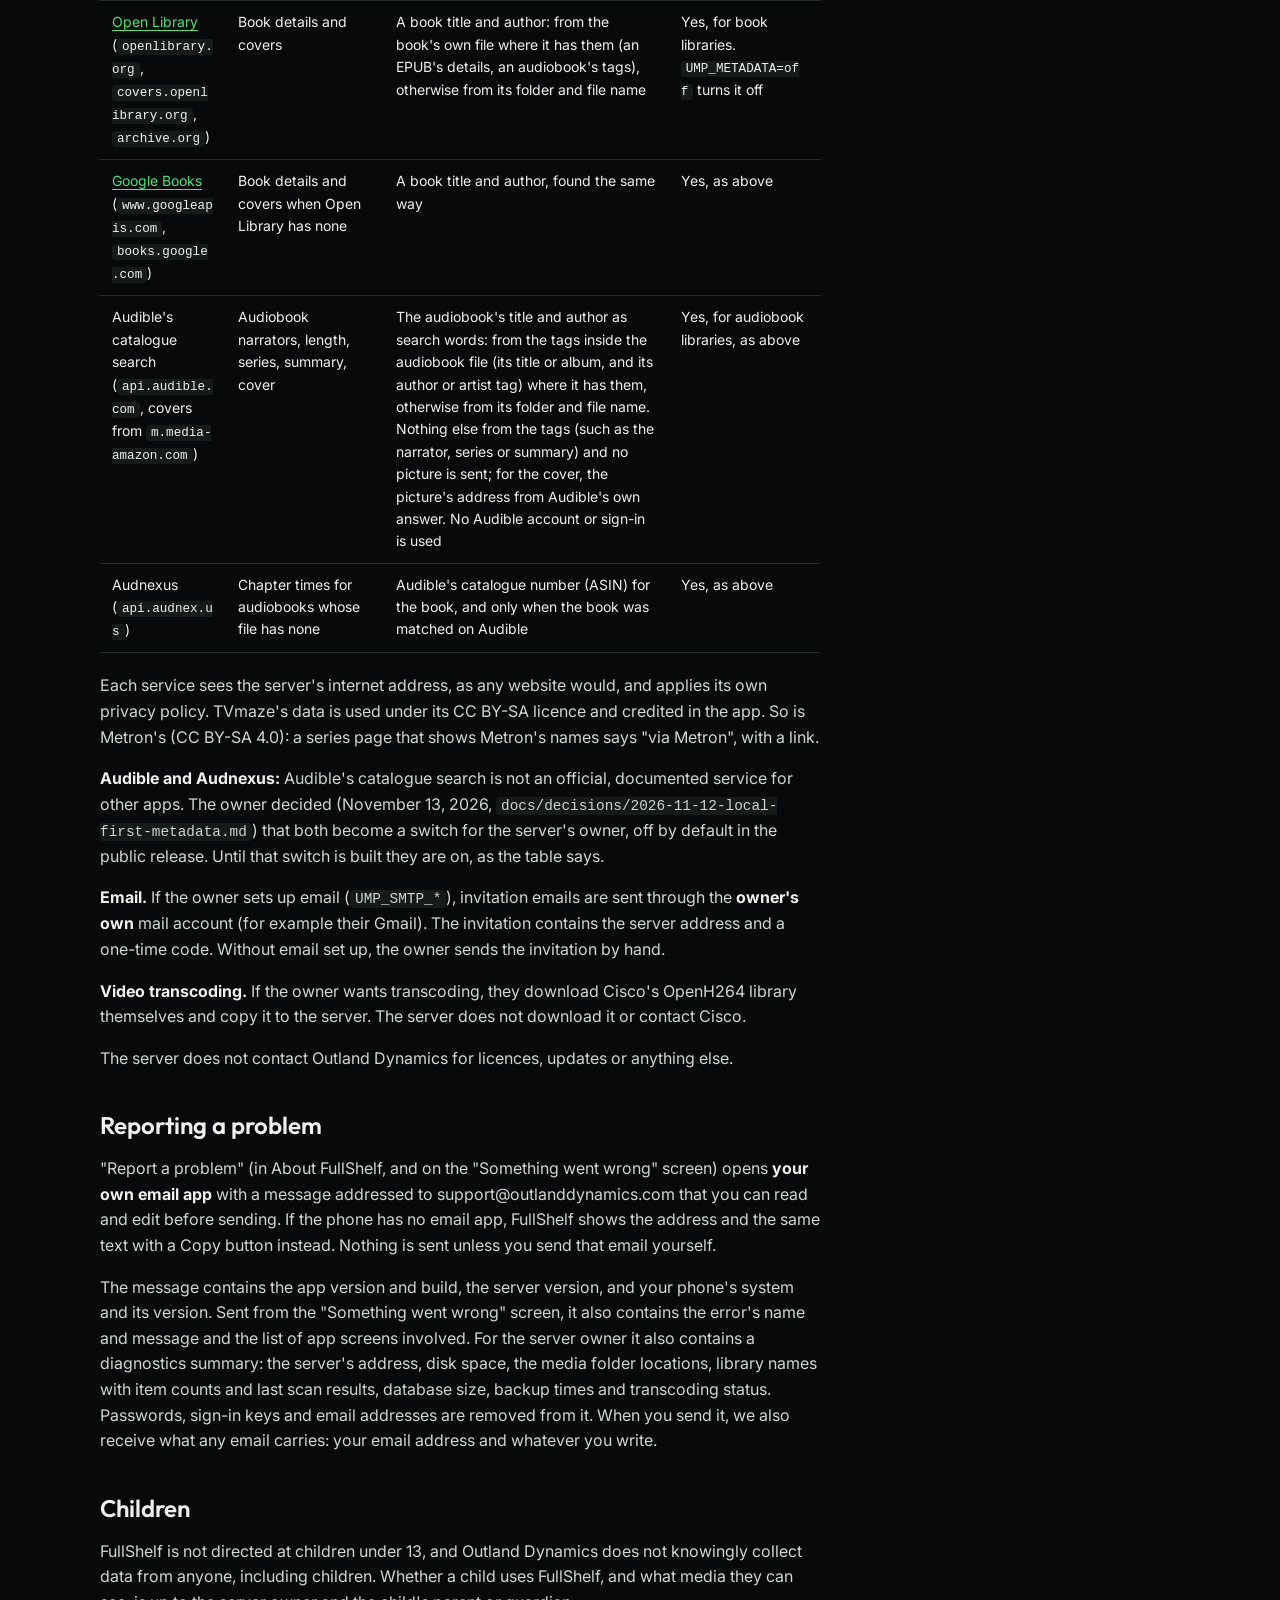
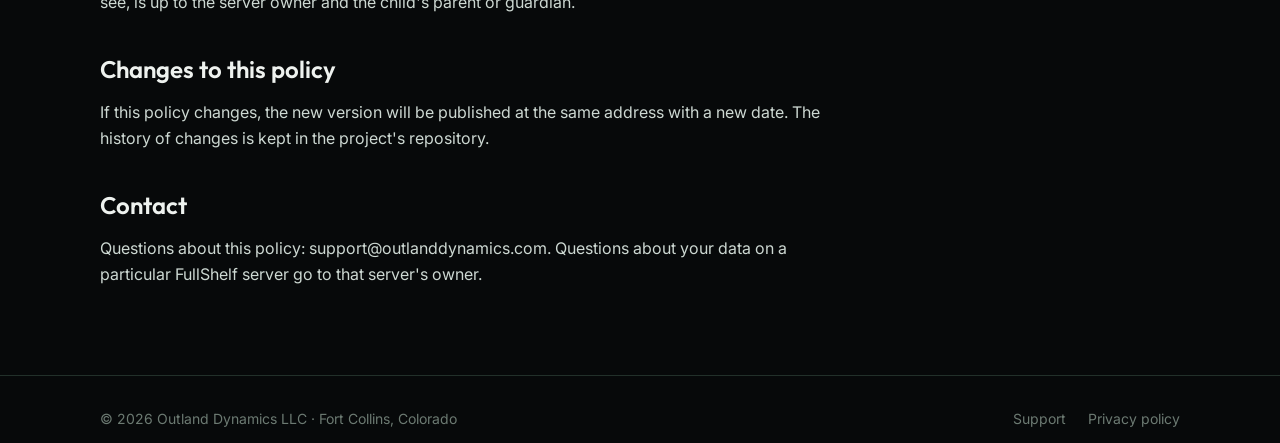
<file: privacy.html>
<!doctype html>
<html lang="en">
<head>
<meta charset="utf-8">
<meta name="viewport" content="width=device-width, initial-scale=1, viewport-fit=cover">
<title>FullShelf Privacy Policy · Outland Dynamics</title>
<meta name="description" content="The privacy policy for the FullShelf app and server.">
<link rel="icon" href="assets/od-favicon.ico" sizes="any">
<link rel="icon" type="image/png" sizes="32x32" href="assets/od-icon-32.png">
<link rel="apple-touch-icon" href="assets/od-apple-touch.png">
<meta name="theme-color" content="#0B1119">
<link rel="preconnect" href="https://fonts.googleapis.com">
<link rel="preconnect" href="https://fonts.gstatic.com" crossorigin>
<link rel="stylesheet" href="https://fonts.googleapis.com/css2?family=Inter:wght@400;500;600;700&family=Outfit:wght@300;500;600&display=swap">
<link rel="stylesheet" href="style.css">
</head>
<body class="theme-odin">
<header class="site-header"><div class="wrap">
  <a class="brand" href="index.html" aria-label="Outland Dynamics home"><img src="assets/od-logo.png" alt="Outland Dynamics" width="154" height="28"></a>
  <nav aria-label="Main"><a href="index.html">Home</a><a href="fullshelf.html">FullShelf</a><a href="install.html">Install</a><a href="support.html">Support</a><a href="privacy.html" aria-current="page">Privacy</a></nav>
</div></header>
<main>
<div class="page-head"><div class="wrap">
  <h1>FullShelf privacy policy</h1>
  <p>How the FullShelf app and server handle your information.</p>
  <div class="draft-banner">Draft for review: 2 items marked UNSURE need a decision before this page goes live.</div>
</div></div>
<div class="wrap"><article class="prose">
<p>Effective date: (set on publication)</p>
<h2>The short version</h2>
<ul>
<li><strong>Outland Dynamics runs no servers for FullShelf and collects nothing about you.</strong> We have no
  accounts, no analytics, no advertising, no tracking and no crash-reporting service. The only
  thing we ever receive is an email you choose to send us (see "Reporting a problem").</li>
<li>The FullShelf app talks to <strong>one place: the FullShelf server you (or the person who invited you) run</strong>,
  for example on a home NAS. Everything FullShelf knows about you is stored on that server or on your
  phone, not with us.</li>
<li>That server may look up public information about your <strong>titles</strong> (show and movie names, book
  titles and authors) from a few public catalogues, so it can show posters, summaries and cast.
  It never sends your name, email, files, folder paths or viewing history. The server owner can
  turn this off.</li>
</ul>
<h2>Who we are</h2>
<p>FullShelf is made by Outland Dynamics. You buy FullShelf once through Apple's App Store or Google Play
(on iPhone, after an optional 7-day free trial). The payment is handled by Apple or Google under their
own privacy policies. We do not receive your card details, name or email.</p>
<p>The app checks your purchase (and on iPhone, your trial) on your phone, by asking Apple or Google directly. It never sends that check to us, and your FullShelf server never checks with us.
Apple and Google give us sales reports (for example how many purchases there are, and in
which countries), which do not identify you.</p>
<p>Contact: support@outlanddynamics.com</p>
<h2>What the app does with your data</h2>
<p>The app connects only to the server address you type in, scan, or open from an invitation link.
It keeps on your phone:</p>
<ul>
<li>your sign-in for that server (a session key) and the server's security fingerprint, in the
  phone's secure storage (iOS Keychain or Android Keystore);</li>
<li>in the app's ordinary storage: the server address, your app settings, some personal lists
  kept only on the phone (for example book notes and bookmarks, your watchlist, recent searches,
  reading goal and layout choices), and a copy of the last lists the server sent (titles and
  file names), so screens open quickly.</li>
</ul>
<p>The app does not save films, music, books or comics on the phone.</p>
<p><strong>Phone backups.</strong> Nothing here goes to us; a backup is your own, with Apple or Google or on
your computer.</p>
<ul>
<li><strong>iPhone.</strong> The app's ordinary storage is left out of iCloud and computer backups (the
  storage component the app uses excludes its folder from backups, and we have not changed
  that). Your sign-in is saved in the Keychain as "this device only": Apple does not restore
  such items onto a different phone, so on a new iPhone you sign in again and your phone-only
  lists start empty. <span class="unsure">UNSURE</span> whether a direct iPhone-to-iPhone transfer (Quick Start) copies
  the ordinary storage; not tested.</li>
<li><strong>iPhone, after deleting the app.</strong> Deleting the app removes its ordinary storage. iOS can
  keep Keychain items of a deleted app, so the saved sign-in and the server's fingerprint may
  stay in the phone's Keychain, where no other app can read them. If you install FullShelf again,
  the first time it opens it deletes that leftover sign-in before using anything, so you sign
  in again. An update of the app keeps your sign-in. Deleting the leftover on the phone does
  not sign the device out on the server: to end that sign-in too, sign out in the app before
  deleting it, or remove the device from the server's device list.</li>
<li><strong>Android.</strong> The app's data is left out of Google's cloud backup and out of phone-to-phone
  transfer when you set up a new phone (<code>allowBackup: false</code>, plus data-extraction rules that
  exclude everything from both). On a new phone you sign in again, and your settings and
  phone-only lists start empty. Deleting the app removes its storage and the key that protects
  the saved sign-in.</li>
</ul>
<p>The app has no analytics, advertising or crash-reporting code, and no third-party tracking SDKs.</p>
<p>The phone does not contact any other site to show you pictures. TV show artwork (from TVmaze),
movie posters and book covers are all fetched by your server and passed to the phone, so those
sites never see your phone's internet address. Your server keeps copies in its own data folder
(see below).</p>
<p>If you tap a link in the app (for example "TVmaze", a book's source page, the install guide or
this policy), it opens in your browser and that website's own privacy policy applies.</p>
<h2>What your FullShelf server stores</h2>
<p>The server belongs to its owner, not to us. It keeps its data in its own database and data
folder on the machine it runs on (typically two Docker volumes on a NAS), plus any backups the
owner makes. We cannot see or reach it.</p>
<p>It stores:</p>
<ul>
<li><strong>Accounts:</strong> the owner, and each invited person's first name, email address and password
  (as a one-way scrypt hash, never the password itself).</li>
<li><strong>Invitations:</strong> the invited email address, which libraries were shared, and when the
  invitation was sent, accepted or cancelled. The invitation code is stored only as a hash.</li>
<li><strong>Signed-in devices:</strong> a device name, when it signed in and was last used (the session key is
  stored only as a hash).</li>
<li><strong>Your activity, per person:</strong> watch and listening progress, ratings, reading status (want to
  read, reading, read), TV playlists and comic reading orders.</li>
<li><strong>Library information:</strong> the owner's library names, folder locations, and the catalogue the
  server builds from the files (titles, years, episode lists, covers, posters and TV artwork it
  downloaded, and so on).
  Original media files are never changed.</li>
<li><strong>Artwork from your own files:</strong> for movies and shows without online artwork, the server
  reads poster images beside the media (such as <code>poster.jpg</code> or <code>folder.jpg</code>) and cover art
  stored inside video files, and keeps resized copies in its data folder. This is read on the
  server only; nothing about these files is sent anywhere.</li>
<li><strong>Audiobook details from your own files:</strong> the server reads the tags inside audiobook files
  (.m4b, .m4a, .mp3: title, author, narrator, series, summary, year) and keeps them with the
  book's information. When the book's first file holds a picture, that picture is its cover,
  before any online one, and a resized copy is kept in the server's data folder. Online covers
  are used only for books whose file has no picture. The files are only read, never
  changed. Of the tags, only the title and author are sent anywhere, as search words (see
  below).</li>
<li><strong>Server logs:</strong> for each request, the time, the route (which kind of request it was), the
  result code and the device's network (IP) address, written to the server's console log (for
  example <code>docker logs</code>). Logs hold no names, email addresses, passwords, sign-in keys or
  titles. With the install guide's set-up, Docker keeps at most about 30 MB
  of log for each container (three 10 MB files) and drops the oldest lines as new ones arrive,
  so how far back the log goes depends on how busy the server is, not on a set number of days.
  The log is also deleted when the container is replaced, for example by an update. An owner
  who runs the server another way has whatever log settings they chose.</li>
</ul>
<p>Invited people see only the libraries shared with them. Other people can see an average rating
only once at least three people have rated an item, so one person's exact score is not revealed.</p>
<h2>How to delete your data</h2>
<ul>
<li><strong>Delete your account yourself.</strong> In the app: Home → <strong>Account</strong> → <strong>Delete my account</strong>,
  enter your password and confirm. This deletes, on that server, at once and for good: your
  sign-in (first name, email and password hash) and every device signed in with it, which
  libraries you can see, your watch and listening progress, ratings, reading status, TV playlists,
  the comic reading orders you made (people who follow them lose them too), any password reset
  codes, and the invitations sent to your email address. The media and other people's data are
  not touched. Nothing identifying you is kept.</li>
<li><strong>Or ask the server owner</strong>, who can remove you in Sharing (<strong>Remove from server</strong>). That
  deletes exactly the same data.</li>
<li><strong>On your phone:</strong> notes, bookmarks, your watchlist and other lists kept only on the phone
  are deleted when you delete the app.</li>
<li>The <strong>server owner</strong> cannot delete their own account in the app; to remove FullShelf and all its
  data, they follow the install guide's Uninstall section.</li>
<li><strong>Backups the owner already made still hold your data for a while.</strong> Deleting an account
  removes it from the server's live database at once. It does not reach into backup files. A
  backup taken before the deletion still contains your first name, email address, password hash
  and activity. The server keeps the newest 7 backups of each kind (nightly, before an update,
  made by hand, before a restore) and deletes older ones, so with nightly backups on, a nightly
  copy is gone after about a week; the other kinds stay until 7 newer ones of that kind exist,
  which can take much longer. Copies the owner moved elsewhere (another disk or computer) stay
  until the owner deletes them. If the owner restores a backup from before your deletion, your
  account comes back; ask the owner to delete it again. You can ask the owner to delete old
  backups.</li>
<li><strong>Logs</strong> do not contain your name or email address, so there is nothing of that kind to
  remove. Lines with your device's network address stay until the log rolls over (see "Server
  logs" above).</li>
<li><span class="unsure">UNSURE</span> the database program (PostgreSQL) writes its own log, kept under the same 30 MB
  limit. It normally records start-up and errors only; whether an error line can ever include
  a value such as an email address has not been checked.</li>
</ul>
<h2>Who the server contacts</h2>
<p>All of these are contacted by <strong>the server</strong>, not by Outland Dynamics, and only for information
about titles. No personal data is sent: no names, emails, file names, folder paths, viewing
history or device information. Requests are spaced out and use fixed addresses.</p>
<div class="table-scroll"><table>
<thead>
<tr>
<th>Service</th>
<th>What it is for</th>
<th>What is sent</th>
<th>On by default?</th>
</tr>
</thead>
<tbody>
<tr>
<td><a href="https://www.tvmaze.com">TVmaze</a> (<code>api.tvmaze.com</code>, artwork from <code>static.tvmaze.com</code>)</td>
<td>TV show details, episodes, cast, artwork</td>
<td>The show title (as read from the folder name); for artwork, the image's address from TVmaze's own data</td>
<td>Yes, for TV libraries. <code>UMP_METADATA=off</code> turns it off</td>
</tr>
<tr>
<td><a href="https://www.omdbapi.com">OMDb</a> (<code>www.omdbapi.com</code>, <code>img.omdbapi.com</code>)</td>
<td>Movie details, posters, ratings; TV series posters, episode ratings and episode titles TVmaze lacks</td>
<td>A title and year, or an IMDb id, plus the owner's own OMDb key (or Poster API key)</td>
<td><strong>No.</strong> Only if the owner adds their own <code>UMP_OMDB_API_KEY</code>. <code>UMP_METADATA=off</code> also turns it off</td>
</tr>
<tr>
<td><a href="https://metron.cloud">Metron</a> (<code>metron.cloud</code>)</td>
<td>Comic writer and artist credits for comics without ComicInfo.xml</td>
<td>A comic series name and year, Metron's own ids and issue numbers, with the owner's own Metron account (API token, or username and password)</td>
<td><strong>No.</strong> Only if the owner adds their own <code>UMP_METRON_TOKEN</code> (or username and password). <code>UMP_METADATA=off</code> also turns it off</td>
</tr>
<tr>
<td><a href="https://openlibrary.org">Open Library</a> (<code>openlibrary.org</code>, <code>covers.openlibrary.org</code>, <code>archive.org</code>)</td>
<td>Book details and covers</td>
<td>A book title and author: from the book's own file where it has them (an EPUB's details, an audiobook's tags), otherwise from its folder and file name</td>
<td>Yes, for book libraries. <code>UMP_METADATA=off</code> turns it off</td>
</tr>
<tr>
<td><a href="https://books.google.com">Google Books</a> (<code>www.googleapis.com</code>, <code>books.google.com</code>)</td>
<td>Book details and covers when Open Library has none</td>
<td>A book title and author, found the same way</td>
<td>Yes, as above</td>
</tr>
<tr>
<td>Audible's catalogue search (<code>api.audible.com</code>, covers from <code>m.media-amazon.com</code>)</td>
<td>Audiobook narrators, length, series, summary, cover</td>
<td>The audiobook's title and author as search words: from the tags inside the audiobook file (its title or album, and its author or artist tag) where it has them, otherwise from its folder and file name. Nothing else from the tags (such as the narrator, series or summary) and no picture is sent; for the cover, the picture's address from Audible's own answer. No Audible account or sign-in is used</td>
<td>Yes, for audiobook libraries, as above</td>
</tr>
<tr>
<td>Audnexus (<code>api.audnex.us</code>)</td>
<td>Chapter times for audiobooks whose file has none</td>
<td>Audible's catalogue number (ASIN) for the book, and only when the book was matched on Audible</td>
<td>Yes, as above</td>
</tr>
</tbody>
</table></div>
<p>Each service sees the server's internet address, as any website would, and applies its own
privacy policy. TVmaze's data is used under its CC BY-SA licence and credited in the app. So is
Metron's (CC BY-SA 4.0): a series page that shows Metron's names says "via Metron", with a link.</p>
<p><strong>Audible and Audnexus:</strong> Audible's catalogue search is not an official, documented service
for other apps. The owner decided (November 13, 2026, <code>docs/decisions/2026-11-12-local-first-metadata.md</code>)
that both become a switch for the server's owner, off by default in the public release. Until
that switch is built they are on, as the table says.</p>
<p><strong>Email.</strong> If the owner sets up email (<code>UMP_SMTP_*</code>), invitation emails are sent through the
<strong>owner's own</strong> mail account (for example their Gmail). The invitation contains the server
address and a one-time code. Without email set up, the owner sends the invitation by hand.</p>
<p><strong>Video transcoding.</strong> If the owner wants transcoding, they download Cisco's OpenH264 library
themselves and copy it to the server. The server does not download it or contact Cisco.</p>
<p>The server does not contact Outland Dynamics for licences, updates or anything else.</p>
<h2>Reporting a problem</h2>
<p>"Report a problem" (in About FullShelf, and on the "Something went wrong" screen) opens <strong>your own
email app</strong> with a message addressed to support@outlanddynamics.com that you can read and edit
before sending. If the phone has no email app, FullShelf shows the address and the same text with a
Copy button instead. Nothing is sent unless you send that email yourself.</p>
<p>The message contains the app version and build, the server version, and your phone's system and
its version. Sent from the "Something went wrong" screen, it also contains the error's name and
message and the list of app screens involved. For the server owner it also contains a
diagnostics summary: the server's address, disk space, the media folder locations, library
names with item counts and last scan results, database size, backup times and transcoding
status. Passwords, sign-in keys and email addresses are removed from it. When you send it, we
also receive what any email carries: your email address and whatever you write.</p>
<h2>Children</h2>
<p>FullShelf is not directed at children under 13, and Outland Dynamics does not knowingly collect data
from anyone, including children. Whether a child uses FullShelf, and what media they can see, is up
to the server owner and the child's parent or guardian.</p>
<h2>Changes to this policy</h2>
<p>If this policy changes, the new version will be published at the same address with a new date.
The history of changes is kept in the project's repository.</p>
<h2>Contact</h2>
<p>Questions about this policy: support@outlanddynamics.com. Questions about
your data on a particular FullShelf server go to that server's owner.</p>
</article></div>
</main>
<footer class="site-footer"><div class="wrap">
  <span>© 2026 Outland Dynamics LLC · Fort Collins, Colorado</span>
  <nav aria-label="Footer"><a href="support.html">Support</a><a href="privacy.html" aria-current="page">Privacy policy</a></nav>
</div></footer>
</body>
</html>
</file>
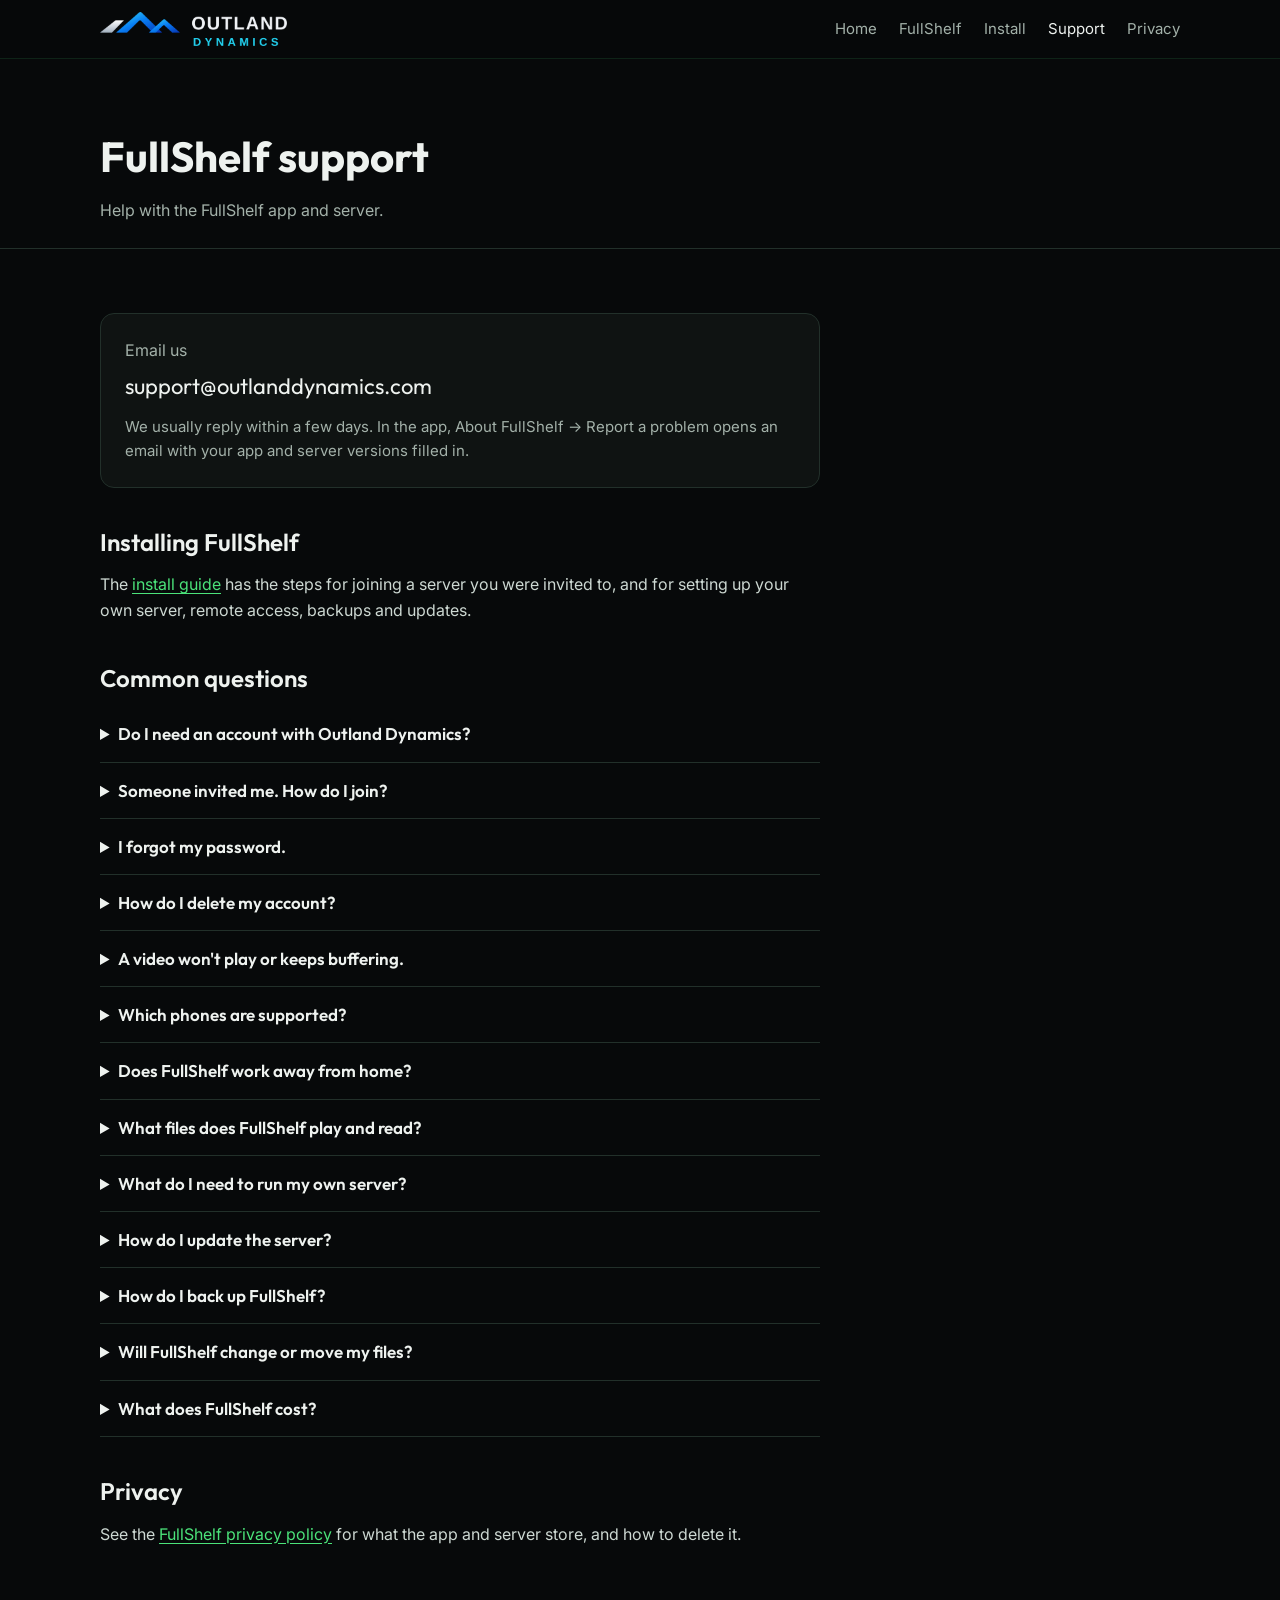
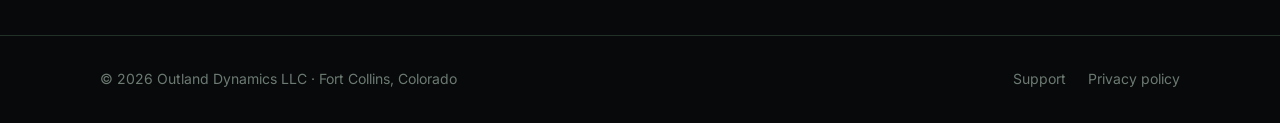
<file: support.html>
<!doctype html>
<html lang="en">
<head>
<meta charset="utf-8">
<meta name="viewport" content="width=device-width, initial-scale=1, viewport-fit=cover">
<title>FullShelf Support · Outland Dynamics</title>
<meta name="description" content="Help and contact for FullShelf, the self-hosted media app from Outland Dynamics.">
<link rel="icon" href="assets/od-favicon.ico" sizes="any">
<link rel="icon" type="image/png" sizes="32x32" href="assets/od-icon-32.png">
<link rel="apple-touch-icon" href="assets/od-apple-touch.png">
<meta name="theme-color" content="#0B1119">
<link rel="preconnect" href="https://fonts.googleapis.com">
<link rel="preconnect" href="https://fonts.gstatic.com" crossorigin>
<link rel="stylesheet" href="https://fonts.googleapis.com/css2?family=Inter:wght@400;500;600;700&family=Outfit:wght@300;500;600&display=swap">
<link rel="stylesheet" href="style.css">
</head>
<body class="theme-odin">
<header class="site-header"><div class="wrap">
  <a class="brand" href="index.html" aria-label="Outland Dynamics home"><img src="assets/od-logo.png" alt="Outland Dynamics" width="154" height="28"></a>
  <nav aria-label="Main"><a href="index.html">Home</a><a href="fullshelf.html">FullShelf</a><a href="install.html">Install</a><a href="support.html" aria-current="page">Support</a><a href="privacy.html">Privacy</a></nav>
</div></header>
<main>
<div class="page-head"><div class="wrap">
  <h1>FullShelf support</h1>
  <p>Help with the FullShelf app and server.</p>
</div></div>
<div class="wrap"><div class="prose">
  <div class="contact-card">
    <p style="margin:0 0 6px;color:var(--muted)">Email us</p>
    <p class="addr" style="margin:0">support@outlanddynamics.com</p>
    <p style="margin:10px 0 0;color:var(--muted);font-size:15px">We usually reply within a few days. In the app, About FullShelf → Report a problem opens an email with your app and server versions filled in.</p>
  </div>

  <h2>Installing FullShelf</h2>
  <p>The <a href="install.html">install guide</a> has the steps for joining a server you were invited to, and for setting up your own server, remote access, backups and updates.</p>

  <h2>Common questions</h2>
  <div class="faq">
    <details><summary>Do I need an account with Outland Dynamics?</summary>
      <p>No. You sign in to your own FullShelf server, or to the server of the person who invited you. We don't run accounts or servers for FullShelf.</p></details>
    <details><summary>Someone invited me. How do I join?</summary>
      <p>Open the invitation email on your phone and tap the link. It opens FullShelf and fills in the server for you. Then enter your first name, the email the invitation was sent to, and a password.</p></details>
    <details><summary>I forgot my password.</summary>
      <p>On the sign-in screen, tap "Forgot password?" and enter your email. If the server owner hasn't set up email, ask them for a reset code from Sharing.</p></details>
    <details><summary>How do I delete my account?</summary>
      <p>In the app, go to Home → Account → Delete my account, enter your password and confirm. This removes your account and your activity from that server at once. You can also ask the server's owner to remove you.</p></details>
    <details><summary>A video won't play or keeps buffering.</summary>
      <p>Open the player's Quality menu and choose a lower option, such as 720p. If you're away from home, check that your connection to the server is on. If it still fails, use Report a problem so the server's details come with your message.</p></details>
    <details><summary>Which phones are supported?</summary>
      <p>iPhones on iOS 17 or later and Android phones on Android 7.0 or later. During the beta the app comes through TestFlight on iPhone and a Google Play test link on Android. The iPhone version is newer and has more rough edges.</p></details>
    <details><summary>Does FullShelf work away from home?</summary>
      <p>Yes, once the server's owner sets it up. FullShelf only answers the home network by default; away from home it uses Tailscale, a separate free app that privately connects your phone to the server. Nothing is opened on the owner's router. See <a href="install.html#remote">Using FullShelf away from home</a>.</p></details>
    <details><summary>What files does FullShelf play and read?</summary>
      <p>Video: common files such as MP4, M4V, MOV and MKV play as they are or are repackaged by the server. Older or unusual video (AVI, WMV, MPEG-2 and similar) has to be converted, which the owner turns on in the server. Comics: CBZ and CBR, but not CB7 or password-protected files. Ebooks: EPUB; PDFs appear on the shelf but can't be read in the app yet. Audiobooks: M4B, MP3 and M4A. Music: MP3, FLAC, M4A, OGG and Opus.</p></details>
    <details><summary>What do I need to run my own server?</summary>
      <p>A NAS or Linux computer that stays on and runs Docker, your media folders, and a phone with the FullShelf app. Windows isn't supported as a server during the beta. The server isn't a public download yet; <a href="install.html#owner">the install guide</a> explains the steps and how to get it.</p></details>
    <details><summary>How do I update the server?</summary>
      <p>Get the new version, then start the server again from its folder. Libraries, accounts and progress stay, phones stay paired, and the server takes a safety backup first when the update changes its database. See <a href="install.html#updating">Updating the server</a>.</p></details>
    <details><summary>How do I back up FullShelf?</summary>
      <p>The server can take a backup on demand or every night. A backup holds the database and the server's identity, not your media. Copy backups to another disk or computer and keep them private. See <a href="install.html#backups">Backups</a>.</p></details>
    <details><summary>Will FullShelf change or move my files?</summary>
      <p>No. The server only reads your media. Artwork, conversions and indexes go in the server's own data folder.</p></details>
    <details><summary>What does FullShelf cost?</summary>
      <p>FullShelf is planned as a one-time $12.99 purchase per person through the App Store or Google Play. On iPhone it's a free download with a 7-day free trial first; on Android it's a paid app. No subscription, and updates are included. During the beta it's free for invited testers.</p></details>
  </div>

  <h2>Privacy</h2>
  <p>See the <a href="privacy.html">FullShelf privacy policy</a> for what the app and server store, and how to delete it.</p>
</div></div>

</main>
<footer class="site-footer"><div class="wrap">
  <span>© 2026 Outland Dynamics LLC · Fort Collins, Colorado</span>
  <nav aria-label="Footer"><a href="support.html" aria-current="page">Support</a><a href="privacy.html">Privacy policy</a></nav>
</div></footer>
</body>
</html>
</file>
<file: style.css>
/* Outland Dynamics site. FullShelf's look: near-black, aurora green, category accents. */
:root {
  --bg: #07090a;
  --surface: #0f1312;
  --raised: #151b19;
  --line: #22302a;
  --text: #eef2ef;
  --muted: #a3b1a9;
  --faint: #6c7a72;
  --green: #4be37a;
  --green-deep: #123d24;
  --tv: #4fb3e8;
  --movies: #f0684a;
  --comics: #f2c14e;
  --books: #f28dc0;
  --music: #4fd98a;
  --audio: #b79af5;
  --font-display: "Outfit", "Inter", system-ui, sans-serif;
  --font-body: "Inter", system-ui, -apple-system, "Segoe UI", Roboto, sans-serif;
  --gutter: max(20px, env(safe-area-inset-left, 0px));
  color-scheme: dark;
}
* { box-sizing: border-box; }
html { -webkit-text-size-adjust: 100%; }
body {
  margin: 0; background: var(--bg); color: var(--text);
  font-family: var(--font-body); font-size: 16px; line-height: 1.6;
}
a { color: var(--green); text-underline-offset: 3px; }
a:hover { color: #7cf0a0; }
a:focus-visible, button:focus-visible { outline: 2px solid var(--green); outline-offset: 3px; border-radius: 4px; }
img { max-width: 100%; display: block; }
.wrap { max-width: 1120px; margin: 0 auto; padding-left: var(--gutter); padding-right: max(20px, env(safe-area-inset-right, 0px)); }

/* Header */
.site-header { position: sticky; top: 0; z-index: 10; background: rgba(7,9,10,.82); backdrop-filter: blur(10px); -webkit-backdrop-filter: blur(10px); border-bottom: 1px solid rgba(75,227,122,.12); }
.site-header .wrap { display: flex; align-items: center; justify-content: space-between; gap: 16px; padding-block: 12px; }
.brand { display: flex; align-items: center; gap: 10px; color: var(--text); text-decoration: none; font-family: var(--font-display); font-weight: 600; letter-spacing: .02em; }
.brand img { width: 34px; height: 34px; }
.brand:hover { color: var(--text); }
nav { display: flex; gap: 22px; flex-wrap: wrap; }
nav a { color: var(--muted); text-decoration: none; font-size: 15px; }
nav a:hover, nav a[aria-current="page"] { color: var(--text); }

/* Hero */
.hero { position: relative; overflow: hidden; border-bottom: 1px solid var(--line); }
.hero::before { content: ""; position: absolute; inset: 0; background: url("assets/aurora.jpg") center top / cover no-repeat; opacity: .9; }
.hero::after { content: ""; position: absolute; inset: 0; background: linear-gradient(180deg, rgba(7,9,10,.15) 0%, rgba(7,9,10,.55) 55%, var(--bg) 100%); }
.hero .wrap { position: relative; z-index: 1; padding-block: 96px 72px; display: grid; gap: 22px; justify-items: start; }
.hero-mark { width: 92px; height: 92px; filter: drop-shadow(0 0 24px rgba(75,227,122,.45)); }
.wordmark { font-family: var(--font-display); font-weight: 300; font-size: clamp(40px, 7vw, 72px); letter-spacing: .42em; margin: 0; line-height: 1; padding-left: .42em; margin-left: -.42em; }
.expansion { font-size: 13px; letter-spacing: .18em; text-transform: uppercase; color: #cfe9d7; margin: 0; }
.hero h1 { font-family: var(--font-display); font-weight: 600; font-size: clamp(30px, 4.6vw, 48px); line-height: 1.12; margin: 8px 0 0; max-width: 18ch; text-wrap: balance; }
.hero .lede { font-size: 18px; color: #c9d6cf; max-width: 58ch; margin: 0; }
.cta-row { display: flex; flex-wrap: wrap; gap: 12px; margin-top: 6px; }
.btn { display: inline-flex; align-items: center; gap: 8px; padding: 12px 20px; border-radius: 999px; font-weight: 600; font-size: 15px; text-decoration: none; border: 1px solid transparent; }
.btn-primary { background: var(--green); color: #04110a; }
.btn-primary:hover { background: #6ff097; color: #04110a; }
.btn-ghost { border-color: rgba(75,227,122,.4); color: var(--text); }
.btn-ghost:hover { border-color: var(--green); color: var(--text); }
.status { display: inline-flex; align-items: center; gap: 8px; font-size: 13px; color: var(--muted); }
.status::before { content: ""; width: 8px; height: 8px; border-radius: 50%; background: var(--green); box-shadow: 0 0 10px var(--green); }

/* Sections */
section { padding-block: 72px; }
.eyebrow { font-size: 12px; letter-spacing: .16em; text-transform: uppercase; color: var(--green); margin: 0 0 10px; font-weight: 600; }
h2 { font-family: var(--font-display); font-weight: 600; font-size: clamp(26px, 3.4vw, 36px); line-height: 1.2; margin: 0 0 14px; text-wrap: balance; }
h3 { font-family: var(--font-display); font-weight: 600; font-size: 19px; margin: 0 0 6px; }
.section-lede { color: var(--muted); max-width: 62ch; margin: 0 0 36px; font-size: 17px; }

.libraries { display: grid; grid-template-columns: repeat(auto-fit, minmax(min(100%, 300px), 1fr)); gap: 14px; }
.lib { background: var(--surface); border: 1px solid var(--line); border-radius: 14px; padding: 20px; border-top: 3px solid var(--accent); min-width: 0; }
.lib .tag { font-size: 11px; letter-spacing: .16em; font-weight: 700; color: var(--accent); margin: 0 0 8px; }
.lib p { margin: 0; color: var(--muted); font-size: 15px; }

.how { display: grid; grid-template-columns: repeat(auto-fit, minmax(min(100%, 230px), 1fr)); gap: 28px; counter-reset: step; }
.how li { list-style: none; position: relative; padding-left: 52px; }
.how li::before { counter-increment: step; content: counter(step); position: absolute; left: 0; top: 0; width: 36px; height: 36px; border-radius: 50%; display: grid; place-items: center; font-family: var(--font-display); font-weight: 600; color: var(--green); border: 1px solid rgba(75,227,122,.45); }
.how p { margin: 0; color: var(--muted); }
.how { padding: 0; margin: 0; }

.band { background: linear-gradient(180deg, var(--surface), var(--bg)); border-block: 1px solid var(--line); }
.promises { display: grid; grid-template-columns: repeat(auto-fit, minmax(min(100%, 220px), 1fr)); gap: 24px 32px; }
.promises div { min-width: 0; }
.promises p { margin: 0; color: var(--muted); font-size: 15px; }

.price { display: grid; grid-template-columns: minmax(0, 1fr) auto; gap: 32px; align-items: center; background: var(--surface); border: 1px solid rgba(75,227,122,.25); border-radius: 18px; padding: 32px; }
.price .amount { font-family: var(--font-display); font-size: 44px; font-weight: 600; line-height: 1; white-space: nowrap; }
.price .amount small { display: block; font-size: 14px; color: var(--muted); font-weight: 400; margin-top: 6px; font-family: var(--font-body); }
.price p { margin: 0; color: var(--muted); }
@media (max-width: 640px) { .price { grid-template-columns: 1fr; padding: 24px; } }

.company { display: grid; grid-template-columns: minmax(0, 1.2fr) minmax(0, 1fr); gap: 40px; align-items: start; }
.company p { color: var(--muted); margin: 0 0 14px; }
@media (max-width: 760px) { .company { grid-template-columns: 1fr; } }

/* Prose pages */
.page-head { padding-block: 64px 24px; border-bottom: 1px solid var(--line); }
.page-head h1 { font-family: var(--font-display); font-size: clamp(30px, 4vw, 42px); margin: 0 0 8px; }
.page-head p { color: var(--muted); margin: 0; }
.prose { max-width: 72ch; padding-block: 40px 72px; }
.prose h2 { font-size: 24px; margin-top: 40px; }
.prose h3 { margin-top: 28px; }
.prose p, .prose li { color: #cdd8d2; }
.prose strong { color: var(--text); }
.prose code { font-size: .9em; background: var(--raised); padding: 1px 5px; border-radius: 4px; overflow-wrap: anywhere; }
.prose blockquote { margin: 20px 0; padding: 12px 16px; border-left: 3px solid var(--comics); background: var(--raised); border-radius: 0 8px 8px 0; }
.prose blockquote p { margin: 0; }
.table-scroll { overflow-x: auto; margin: 20px 0; }
.prose table { border-collapse: collapse; width: 100%; min-width: 640px; font-size: 14px; }
.prose th, .prose td { text-align: left; vertical-align: top; padding: 10px 12px; border-bottom: 1px solid var(--line); }
.prose th { color: var(--text); font-weight: 600; }
.unsure { background: rgba(242,193,78,.14); color: var(--comics); padding: 1px 6px; border-radius: 4px; font-weight: 600; font-size: .9em; }
.draft-banner { background: rgba(242,193,78,.12); border: 1px solid rgba(242,193,78,.4); color: #f6dd9c; border-radius: 10px; padding: 12px 16px; margin-top: 18px; font-size: 14px; }

.faq details { border-bottom: 1px solid var(--line); padding-block: 14px; }
.faq summary { cursor: pointer; font-weight: 600; font-family: var(--font-display); font-size: 17px; }
.faq details p { color: var(--muted); margin: 10px 0 0; }
.contact-card { background: var(--surface); border: 1px solid var(--line); border-radius: 14px; padding: 24px; margin: 24px 0 8px; }
.contact-card .addr { font-family: var(--font-display); font-size: 22px; color: var(--text); user-select: all; overflow-wrap: anywhere; }

/* Footer */
.site-footer { border-top: 1px solid var(--line); padding-block: 32px; color: var(--faint); font-size: 14px; }
.site-footer .wrap { display: flex; flex-wrap: wrap; justify-content: space-between; gap: 16px; }
.site-footer nav a { font-size: 14px; color: var(--faint); }
.site-footer nav a:hover { color: var(--text); }

@media (max-width: 520px) {
  nav { gap: 14px; }
  .hero .wrap { padding-block: 64px 48px; }
  section { padding-block: 52px; }
}
@media (prefers-reduced-motion: no-preference) {
  .hero-mark { animation: rise .9s ease-out both; }
  @keyframes rise { from { opacity: .4; transform: translateY(8px); } to { opacity: 1; transform: none; } }
}

/* Company home */
.brand { font-size: 14px; letter-spacing: .22em; font-weight: 500; }
.company-hero::before { opacity: .55; }
.company-hero .wrap { padding-block: 112px 88px; }
.product-card { display: grid; grid-template-columns: auto minmax(0, 1fr); gap: 24px; align-items: start; background: var(--surface); border: 1px solid var(--line); border-radius: 18px; padding: 28px; text-decoration: none; color: var(--text); max-width: 760px; margin-top: 24px; transition: border-color .2s; }
.product-card:hover { border-color: rgba(75,227,122,.6); color: var(--text); }
.product-card img { width: 72px; height: 72px; filter: drop-shadow(0 0 16px rgba(75,227,122,.35)); }
.product-card .tag { font-size: 11px; letter-spacing: .16em; font-weight: 700; color: var(--green); margin: 0 0 8px; }
.product-card p { color: var(--muted); margin: 0 0 12px; }
.product-card .more { color: var(--green); font-weight: 600; font-size: 15px; }
@media (max-width: 520px) { .product-card { grid-template-columns: 1fr; padding: 22px; } }

/* Outland Dynamics company theme: blue mountain gradient on black (from the company logo) */
:root { --od-midnight: #0B1119; --od-slate: #1B2A3B; --od-deep: #0735B4; --od-mid: #087EF4; --od-sky: #40E7F5; --od-glow: #24D4F3; --od-silver: #E6EAF0; --od-gradient: linear-gradient(115deg, var(--od-deep) 0%, var(--od-mid) 55%, #1fb4f2 100%); }
.brand { line-height: 0; }
.brand img { width: auto; height: 34px; display: block; }
.theme-co { --green: var(--od-glow); background: #000; }
.theme-co a { color: var(--od-glow); }
.theme-co a:hover { color: #8fbdf0; }
.theme-co .site-header { background: rgba(0,0,0,.82); border-bottom-color: rgba(91,155,224,.18); }
.theme-co .company-hero::before { background: radial-gradient(120% 90% at 85% 10%, rgba(8,126,244,.32), transparent 60%), radial-gradient(90% 80% at 10% 100%, rgba(7,53,180,.42), transparent 65%), url(assets/od-hero.jpg) center/cover, var(--od-midnight); opacity: 1; }
.theme-co .company-hero::after { background: linear-gradient(180deg, transparent 60%, #000 100%); }
.theme-co .company-hero h1 { background: linear-gradient(100deg, #6fc3ff 0%, #b9e6ff 55%, #F0F3F7 100%); -webkit-background-clip: text; background-clip: text; color: transparent; max-width: 16ch; }
.theme-co .eyebrow { color: var(--od-glow); }
.theme-co .btn-primary { background: var(--od-gradient); color: #fff; }
.theme-co .btn-primary:hover { background: linear-gradient(115deg, #3549a8, #3a63b0, #4a8ad6); color: #fff; }
.theme-co .btn-ghost { border-color: rgba(91,155,224,.5); }
.theme-co .btn-ghost:hover { border-color: var(--od-glow); }
.theme-co .band { background: linear-gradient(180deg, #05080f, #000); border-color: #142034; }
.theme-co .promises h3 { position: relative; padding-top: 14px; }
.theme-co .promises h3::before { content: ""; position: absolute; top: 0; left: 0; width: 36px; height: 3px; border-radius: 2px; background: var(--od-gradient); }
.theme-co .product-card { background: #070b14; border-color: #1a2a44; }
.theme-co .product-card:hover { border-color: rgba(91,155,224,.7); }
.theme-co .product-card .tag { color: var(--od-glow); }
.theme-co .site-footer { border-top-color: #142034; }
.theme-co .product-card, .theme-co .product-card h3 { color: var(--text); }
.theme-co nav a { color: var(--muted); }
.theme-co nav a:hover, .theme-co nav a[aria-current="page"] { color: var(--text); }

/* Install guide */
.jump { gap: 10px; margin: 0 0 8px; }
.jump a { border: 1px solid var(--line); border-radius: 999px; padding: 6px 14px; font-size: 14px; color: var(--muted); }
.jump a:hover { border-color: rgba(75,227,122,.5); color: var(--text); }
.prose h2[id] { scroll-margin-top: 72px; }
.steps { list-style: none; padding: 0; margin: 24px 0; counter-reset: step; display: grid; gap: 22px; }
.steps > li { position: relative; padding-left: 52px; min-width: 0; }
.steps > li::before { counter-increment: step; content: counter(step); position: absolute; left: 0; top: -4px; width: 36px; height: 36px; border-radius: 50%; display: grid; place-items: center; font-family: var(--font-display); font-weight: 600; color: var(--green); border: 1px solid rgba(75,227,122,.45); }
.steps h3 { margin: 0 0 6px; }
.steps p { margin: 0 0 10px; }
.steps p:last-child { margin-bottom: 0; }
.prose pre { background: var(--raised); border: 1px solid var(--line); border-radius: 10px; padding: 12px 14px; margin: 12px 0; overflow-x: auto; font-size: 14px; line-height: 1.5; }
.prose pre code { background: none; padding: 0; overflow-wrap: normal; white-space: pre; }
.note { background: var(--surface); border: 1px solid var(--line); border-left: 3px solid var(--green); border-radius: 0 10px 10px 0; padding: 12px 16px; margin: 20px 0; font-size: 15px; }
@media (max-width: 520px) { .steps > li { padding-left: 46px; } }

/* Outland Dynamics brand kit (2026-11-15) */
.company-logo { display: block; width: min(440px, 78vw); height: auto; margin: 0 0 28px; filter: drop-shadow(0 6px 28px rgba(8,126,244,.28)); }
.theme-co .btn-primary:hover { background: linear-gradient(115deg, #0a43cc, #2a93ff, #3cc6f5); color: #fff; }
.theme-co a:hover { color: #7fe3f7; }
.theme-co .product-card { background: var(--od-midnight); border-color: var(--od-slate); }
.theme-co .site-header { background: rgba(11,17,25,.86); border-bottom-color: rgba(36,212,243,.16); }
@media (max-width: 520px) { .brand img { height: 24px; } }
</file>
